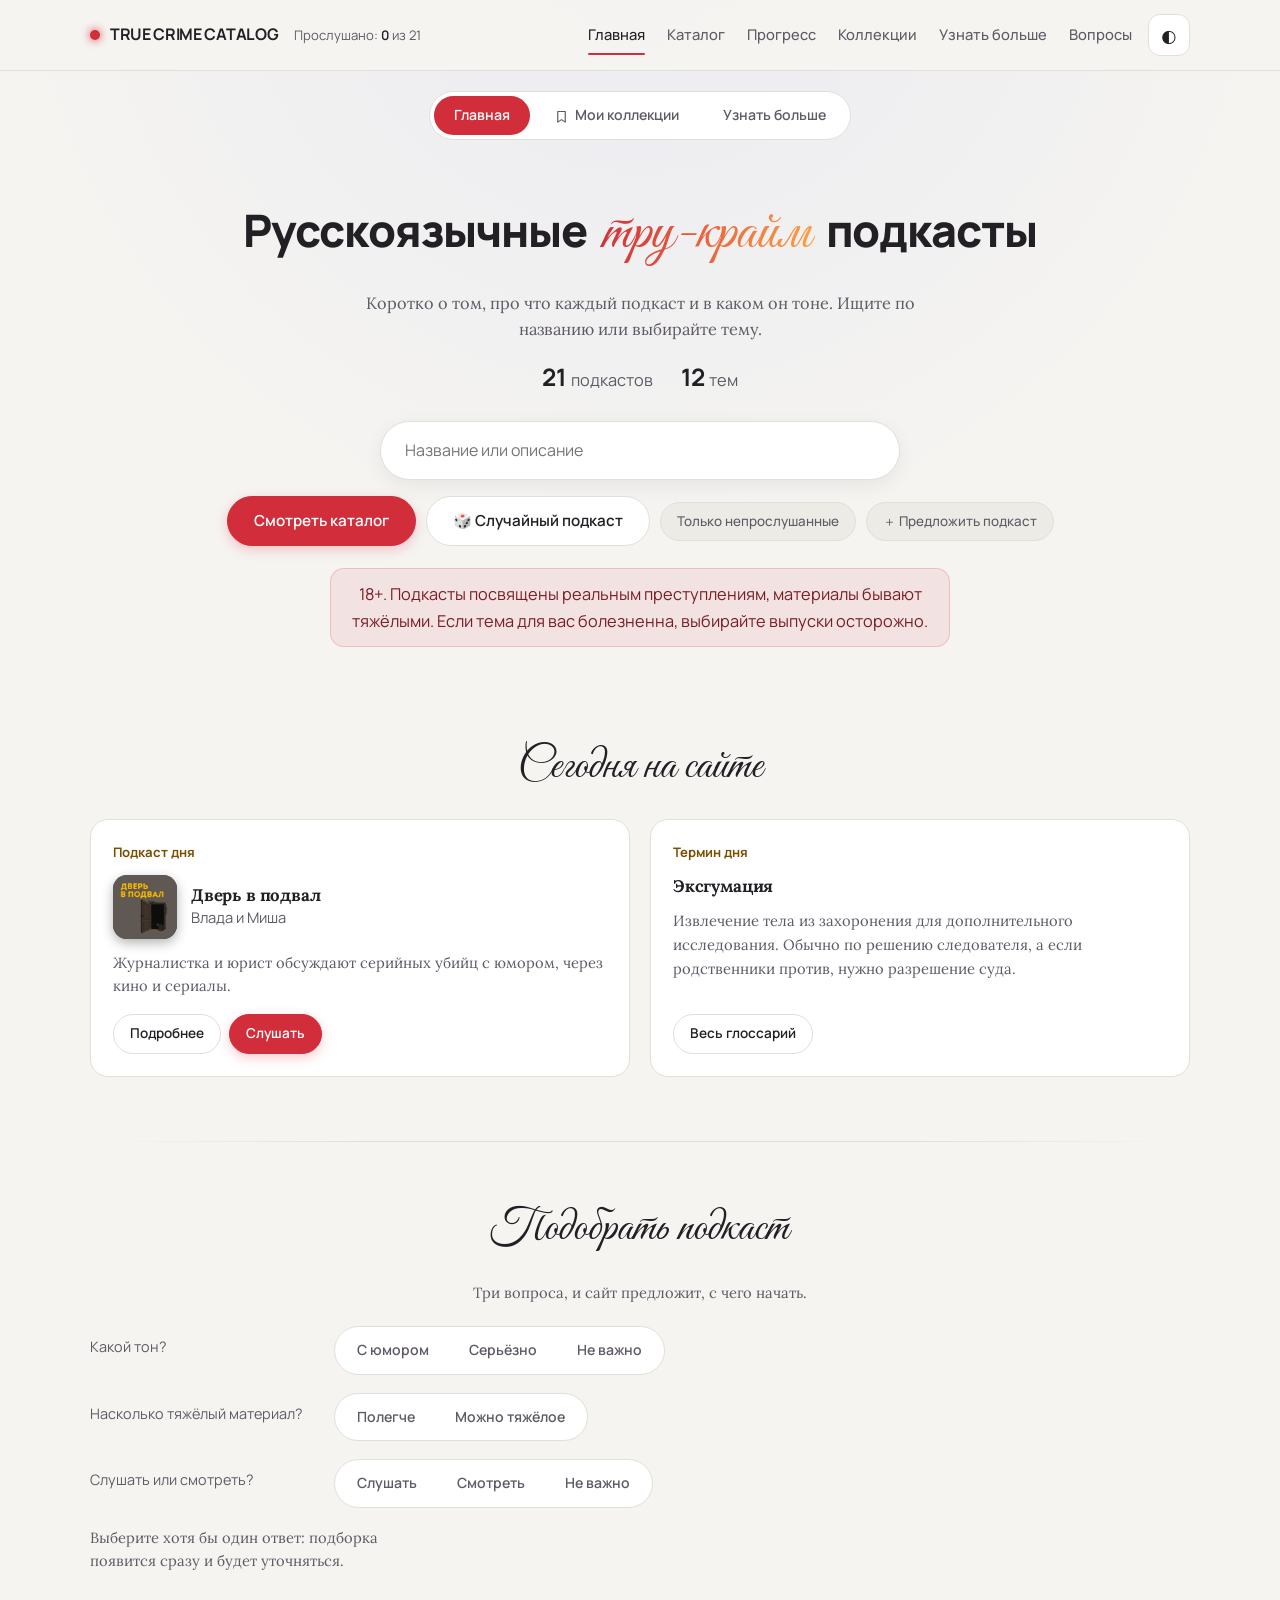
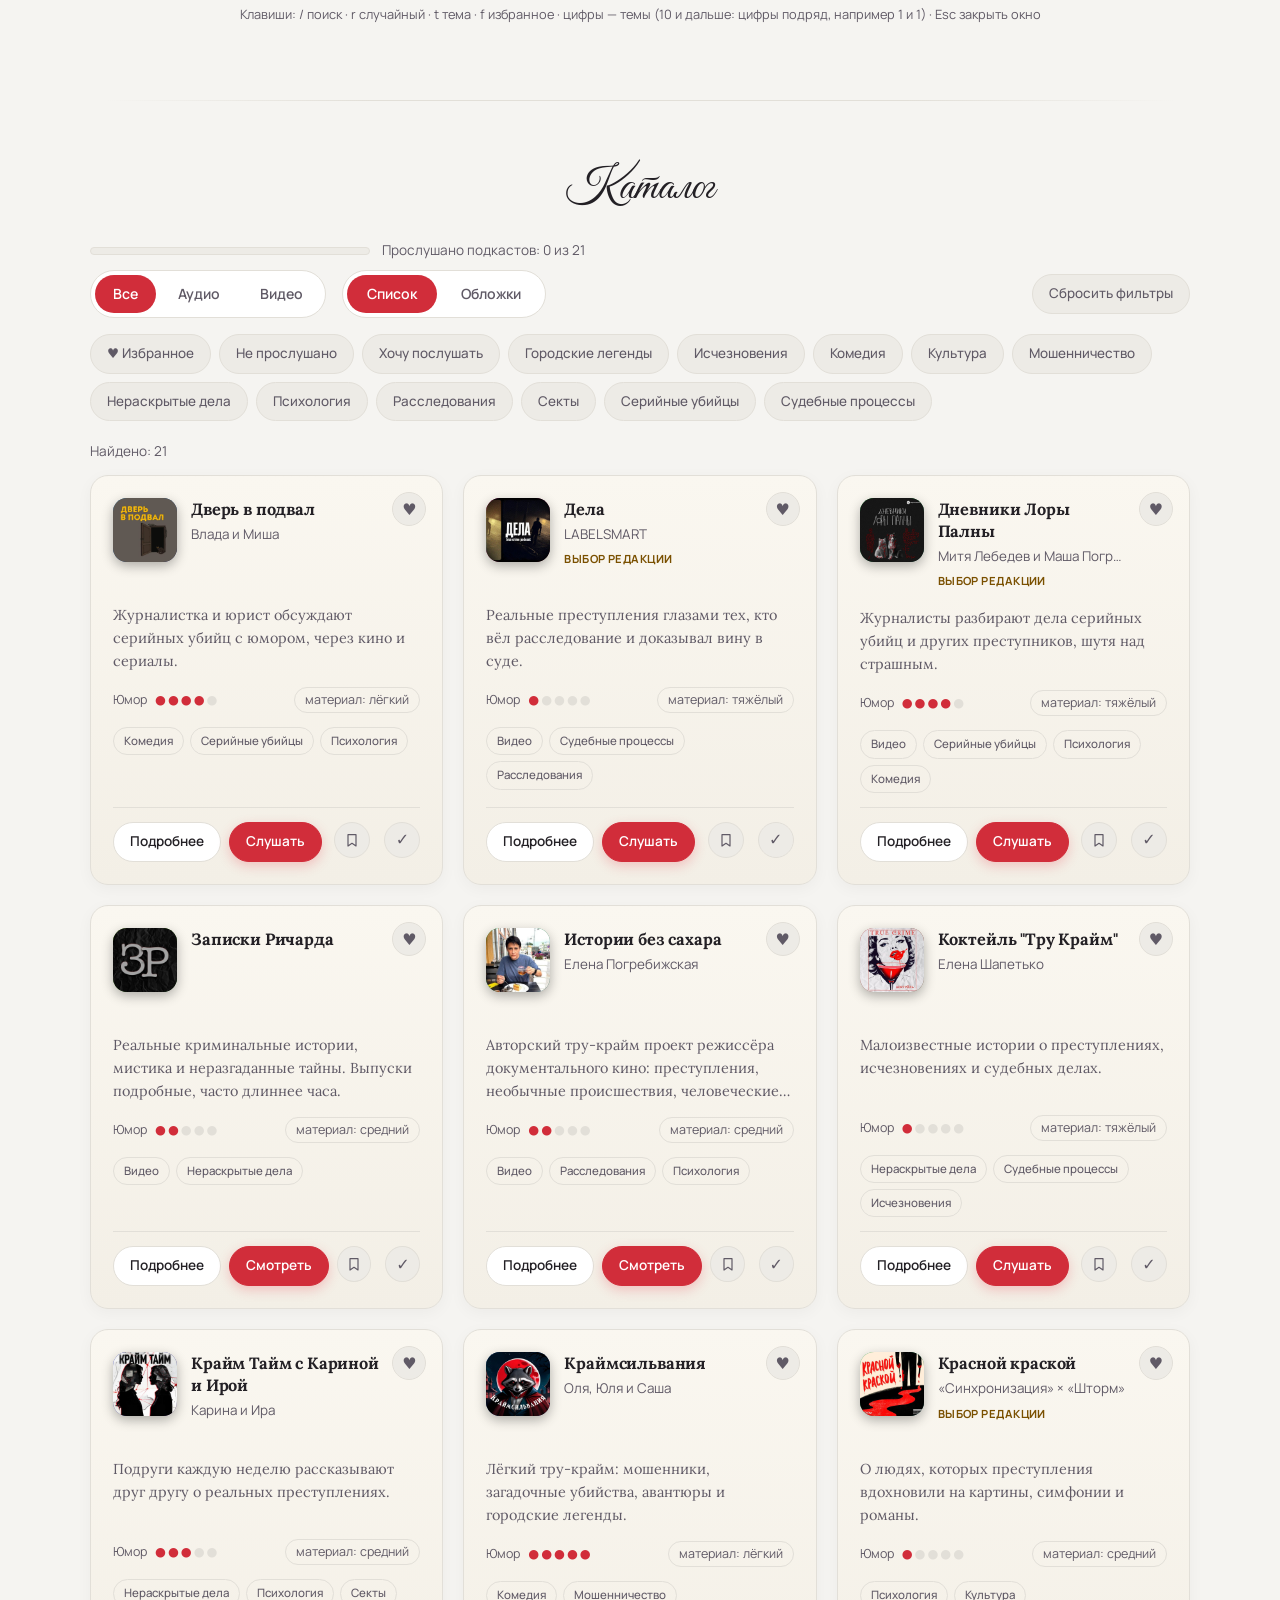
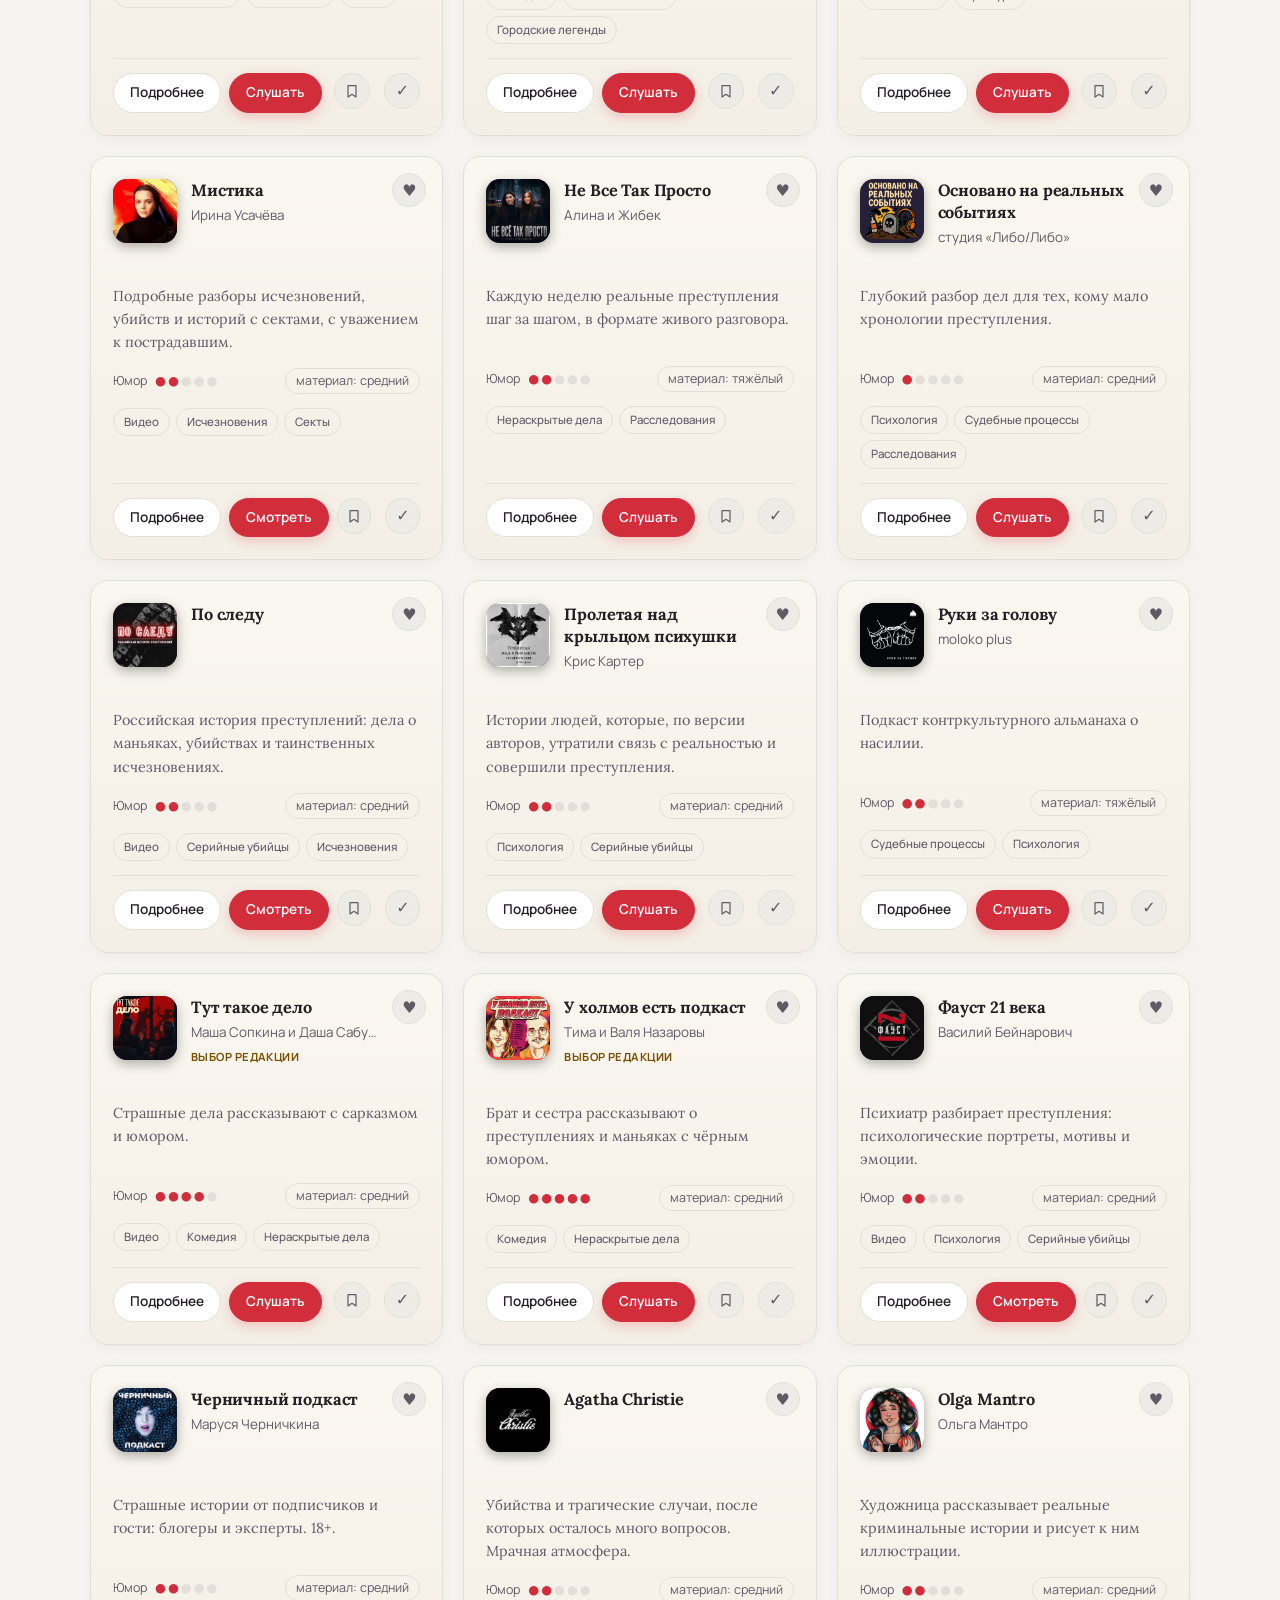
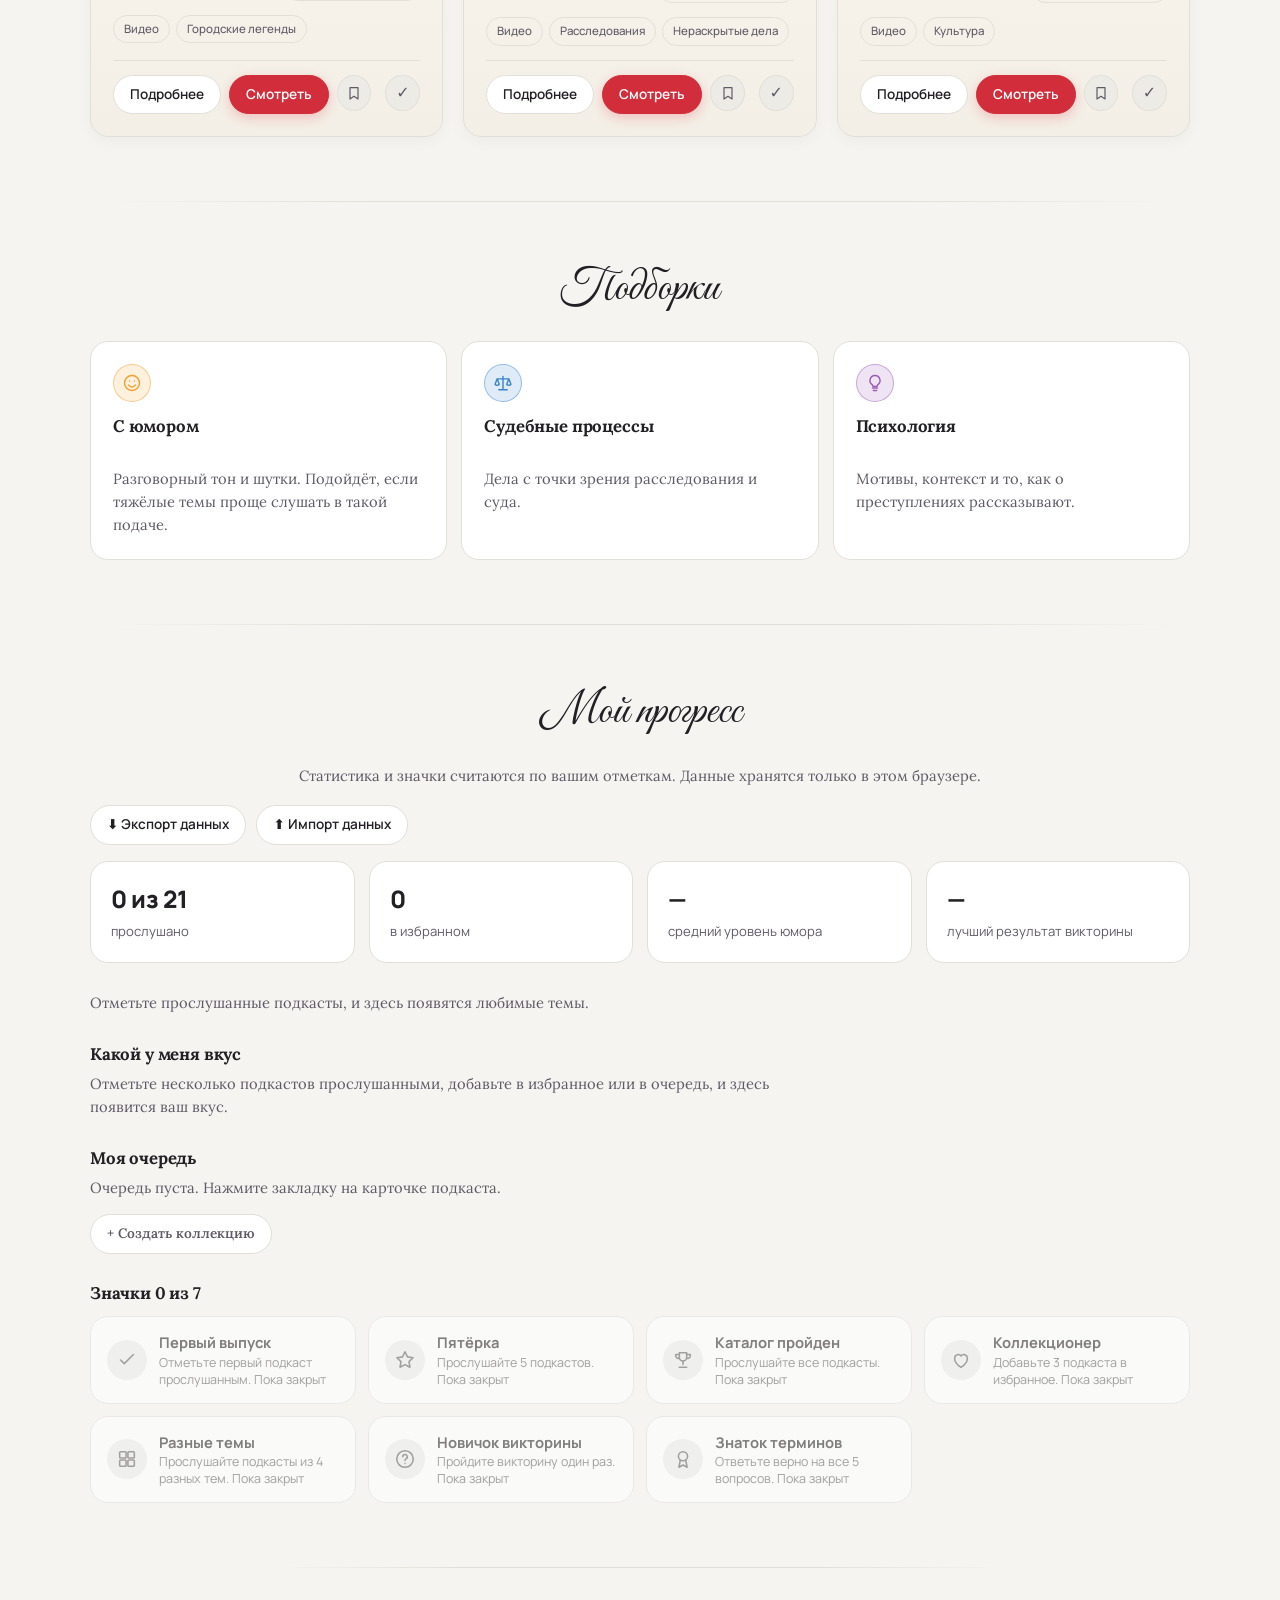
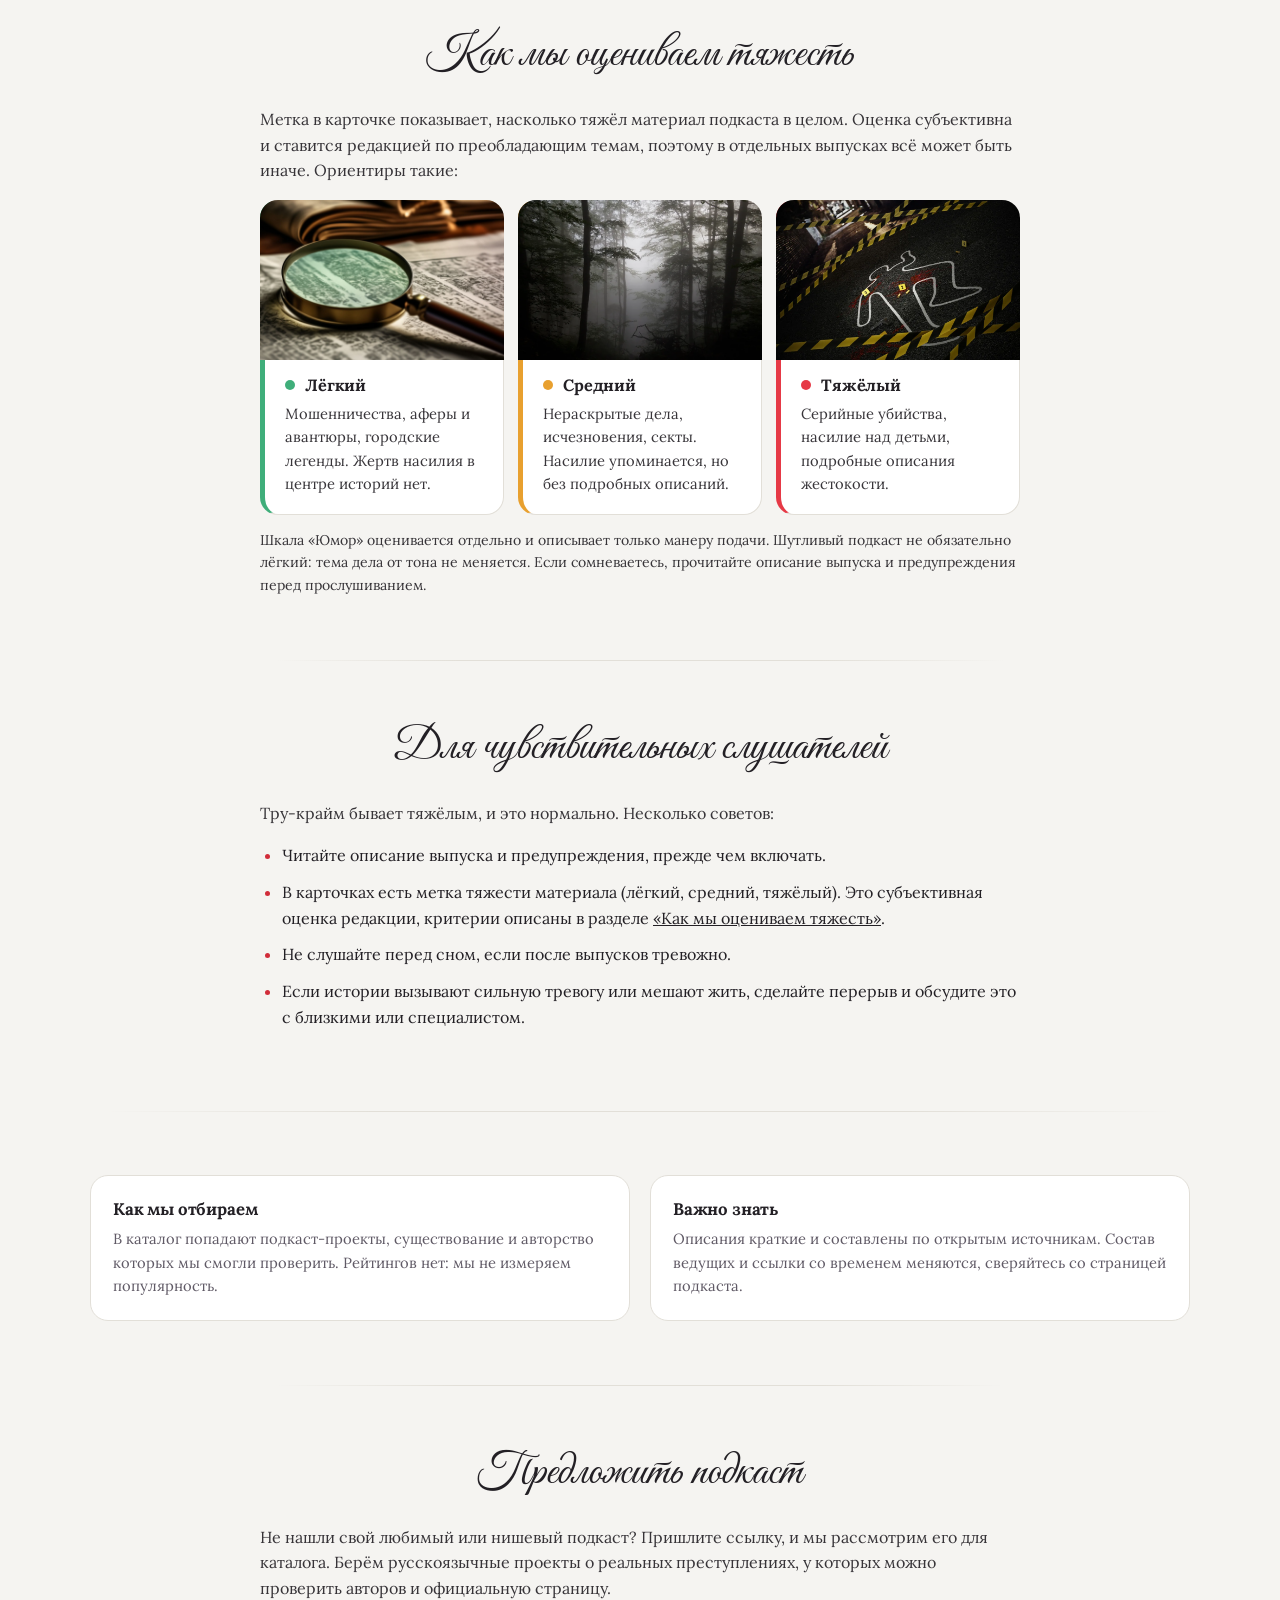
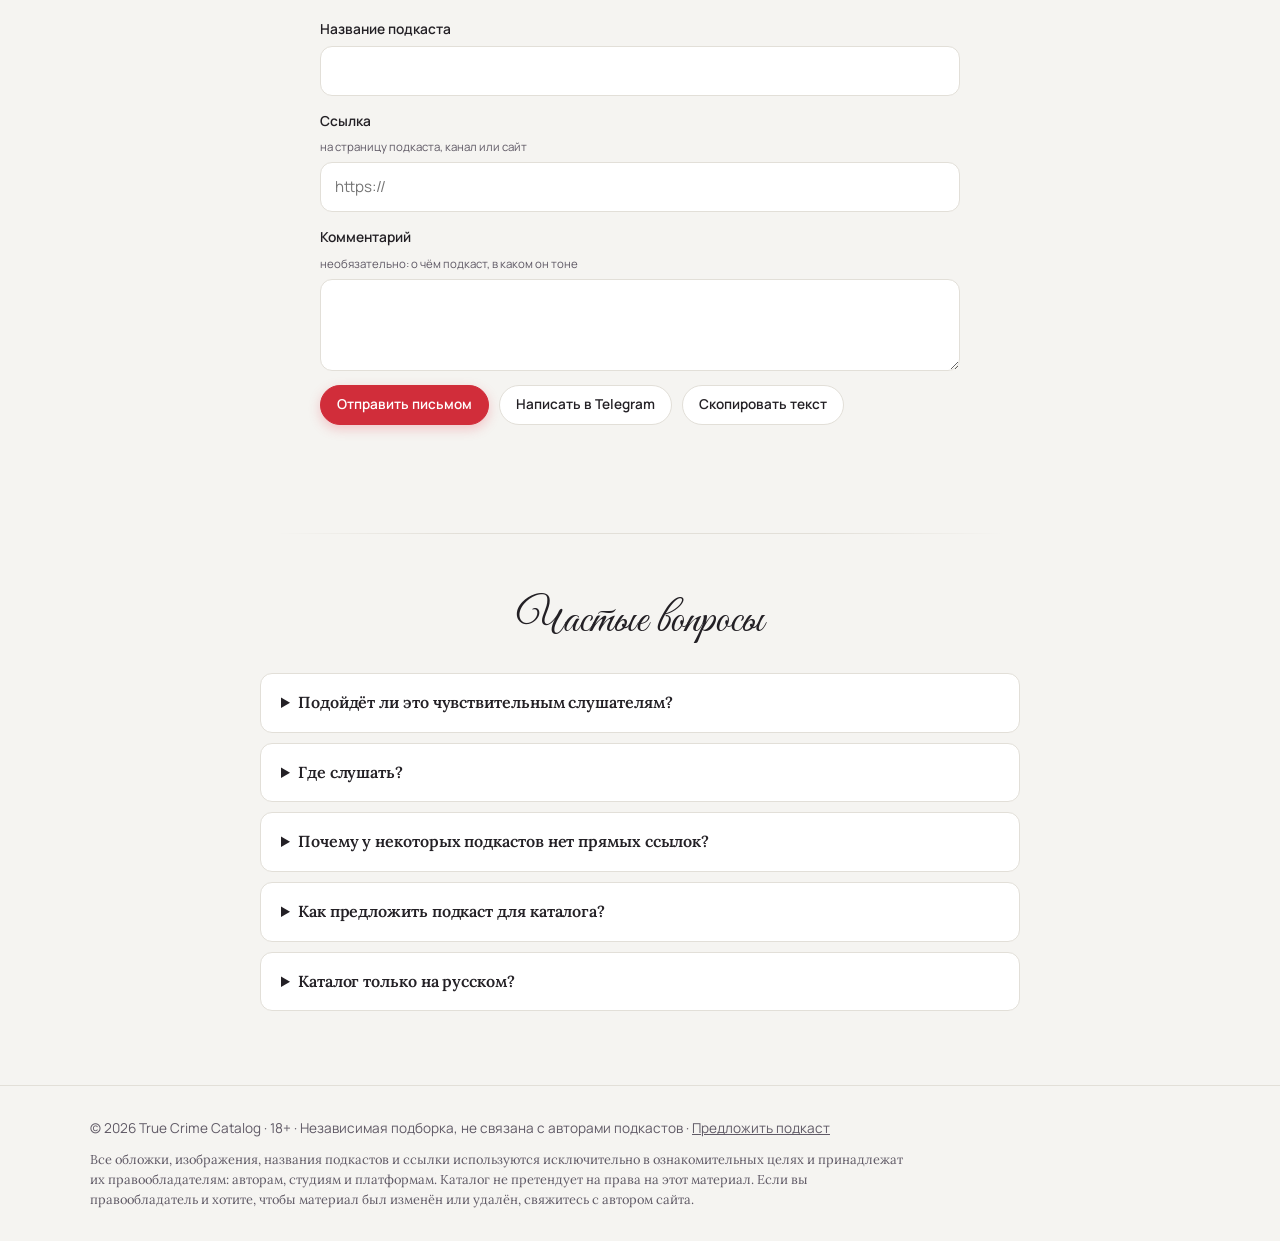
<file: index.html>
<!DOCTYPE html>
<html lang="ru">
<head>
  <link rel="stylesheet" href="style.css">
<meta charset="UTF-8">
<meta name="viewport" content="width=device-width, initial-scale=1">
<title>True Crime Catalog — русскоязычные тру-крайм подкасты</title>
<meta name="description" content="Каталог русскоязычных тру-крайм подкастов: о чём они и где искать.">
<meta name="theme-color" content="#0B0B0F">

<!-- Open Graph / Social Media -->
<meta property="og:type" content="website">
<meta property="og:title" content="True Crime Catalog — русскоязычные тру-крайм подкасты">
<meta property="og:description" content="Каталог русскоязычных тру-крайм подкастов: о чём они и где искать.">
<meta property="og:image" content="covers/og-preview.jpg">
<meta name="twitter:card" content="summary_large_image">

<link rel="icon" href="data:image/svg+xml,%3Csvg xmlns='http://www.w3.org/2000/svg' viewBox='0 0 32 32'%3E%3Ccircle cx='16' cy='16' r='11' fill='%23E63946'/%3E%3C/svg%3E">
<link rel="preconnect" href="https://fonts.googleapis.com">
<link rel="preconnect" href="https://fonts.gstatic.com" crossorigin>
<link href="https://fonts.googleapis.com/css2?family=Manrope:wght@400;500;600;700;800&family=Great+Vibes&family=Lora:wght@400;500;600;700&display=swap" rel="stylesheet">

</head>
<body data-view="podcasts">
<header class="header">
  <div class="container header__in">
    <a href="#top" class="logo"><span class="dot" aria-hidden="true"></span>True Crime Catalog</a>
    <p class="head-stats" id="headStats" aria-live="polite"></p>
    <nav class="nav" aria-label="Основная навигация">
      <a href="#top">Главная</a> <a href="#catalog">Каталог</a> <a href="#progress">Прогресс</a> <a href="#mine">Коллекции</a><a href="#learn">Узнать больше</a><a href="#faq">Вопросы</a>
    </nav>
    <button class="theme" id="theme" aria-label="Переключить светлую и тёмную тему">◐</button>
    <button class="burger" id="burger" aria-label="Открыть меню" aria-expanded="false" aria-controls="mmenu">☰</button>
  </div>
  <nav class="container mmenu" id="mmenu" aria-label="Мобильная навигация" inert>
    <a href="#catalog">Каталог</a><a href="#progress">Прогресс</a><a href="#faq">Вопросы</a><a href="#suggest">Предложить подкаст</a><a href="#mine">Мои коллекции</a><a href="#learn">Узнать больше</a><a href="#glossary">Глоссарий</a><a href="#quiz">Викторина</a><a href="#what">О жанре</a><a href="#history">История</a><a href="#media">Книги и кино</a><a href="#ethics">Этика жанра</a>
  </nav>
</header>
<nav class="subnav" id="subnav" aria-label="Разделы «Узнать больше»"><div class="container subnav__in"><a href="#what">О жанре</a><a href="#history">История</a><a href="#media">Книги и кино</a><a href="#glossary">Глоссарий</a><a href="#quiz">Викторина</a><a href="#ethics">Этика жанра</a></div></nav>

<main id="top">
<nav class="vsw" aria-label="Разделы сайта"><div class="vsw__in"><a href="#top" data-v="podcasts" aria-current="page">Главная</a><a href="#mine" data-v="mine"><svg class="vi" viewBox="0 0 24 24" aria-hidden="true"><path d="M6 4h12v17l-6-4-6 4z"/></svg>Мои коллекции</a><a href="#learn" data-v="learn">Узнать больше</a></div></nav>

<section class="hero container" data-view="podcasts">
  <h1>Русскоязычные <span class="grad">тру-крайм</span> подкасты</h1>
  <p>Коротко о том, про что каждый подкаст и в каком он тоне. Ищите по названию или выбирайте тему.</p>
  <p class="stats" id="stats"></p>
  <form class="search" role="search" onsubmit="return false">
    <input id="search" type="search" placeholder="Название или описание" aria-label="Поиск подкастов">
  </form>
  <div class="rnd-wrap">
    <a class="btn btn--p rnd" href="#catalog">Смотреть каталог</a>
    <button type="button" class="btn rnd" id="random">🎲 Случайный подкаст</button>
    <button type="button" class="chip" id="randomUnheard" aria-pressed="false">Только непрослушанные</button>
    <a class="chip" href="#suggest" id="suggestBtn">＋ Предложить подкаст</a>
    <button type="button" class="chip fl-toggle" id="flashToggle" aria-pressed="true">Фонарик: вкл</button>
  </div>
  <p class="note">18+. Подкасты посвящены реальным преступлениям, материалы бывают тяжёлыми. Если тема для вас болезненна, выбирайте выпуски осторожно.</p>
</section>

<section class="section container" id="today" data-view="podcasts">
  <h2>Сегодня на сайте</h2>
  <div class="cols" id="todayBox"></div>
</section>

<section class="section container" id="finder" data-view="podcasts">
  <h2>Подобрать подкаст</h2>
  <p class="gl-note">Три вопроса, и сайт предложит, с чего начать.</p>
  <div id="finderQ"></div>
  <div class="grid" id="finderRes"></div>
  <p class="kbd-hint">Клавиши: / поиск · r случайный · t тема · f избранное · цифры — темы (10 и дальше: цифры подряд, например 1 и 1) · Esc закрыть окно</p>
</section>

<section class="section container" id="catalog" data-view="podcasts">
  <h2>Каталог</h2>
  <div class="progress"><div class="pbar" id="pbar" role="progressbar" aria-label="Прослушано подкастов" aria-valuemin="0" aria-valuenow="0" aria-valuemax="10"><i id="pfill"></i></div><span id="ptext"></span></div>
  <div class="tabrow"><div class="tabs" role="group" aria-label="Формат подкастов"><button type="button" class="seg" data-fmt="all" aria-pressed="true">Все</button><button type="button" class="seg" data-fmt="audio" aria-pressed="false">Аудио</button><button type="button" class="seg" data-fmt="video" aria-pressed="false">Видео</button></div>
  <div class="tabs" role="tablist" aria-label="Вид каталога">
    <button class="tab" role="tab" id="tab-list" aria-selected="true" aria-controls="grid" data-tab="list">Список</button>
    <button class="tab" role="tab" id="tab-gallery" aria-selected="false" aria-controls="gallery" data-tab="gallery" tabindex="-1">Обложки</button>
  </div><button type="button" class="chip" id="resetAll">Сбросить фильтры</button></div>
  <div class="filters" id="tagFilters" role="group" aria-label="Фильтр по темам"></div>
  <p class="status" id="status" role="status"></p>
  <div class="grid" id="grid" role="tabpanel" aria-labelledby="tab-list"></div>
  <div class="gallery" id="gallery" role="tabpanel" aria-labelledby="tab-gallery" hidden></div>
</section>

<section class="section container" id="recent" data-view="podcasts" hidden>
  <h2>Недавно открывали</h2>
  <div class="recent-row" id="recentRow"></div>
</section>

<section class="section container" id="collections" data-view="podcasts">
  <h2>Подборки</h2>
  <div class="cols3">
    <button type="button" class="coll" data-collect="Комедия" style="--cc:#f0a030"><span class="cic"><svg class="ci" viewBox="0 0 24 24" aria-hidden="true"><circle cx="12" cy="12" r="9"/><path d="M8 14.5c1 1.5 2.5 2.2 4 2.2s3-.7 4-2.2M9 9.5v.01M15 9.5v.01"/></svg></span><h3>С юмором</h3><p>Разговорный тон и шутки. Подойдёт, если тяжёлые темы проще слушать в такой подаче.</p></button>
    <button type="button" class="coll" data-collect="Судебные процессы" style="--cc:#3a86c8"><span class="cic"><svg class="ci" viewBox="0 0 24 24" aria-hidden="true"><path d="M12 4v16M7 20h10M5 7h14M5 7 2.5 13.5a3 3 0 0 0 5 0L5 7zM19 7l-2.5 6.5a3 3 0 0 0 5 0L19 7z"/></svg></span><h3>Судебные процессы</h3><p>Дела с точки зрения расследования и суда.</p></button>
    <button type="button" class="coll" data-collect="Психология" style="--cc:#9b59b6"><span class="cic"><svg class="ci" viewBox="0 0 24 24" aria-hidden="true"><path d="M9 18h6M10 21h4M12 3a6 6 0 0 0-3.5 10.9c.6.5 1 1.2 1 2.1h5c0-.9.4-1.6 1-2.1A6 6 0 0 0 12 3z"/></svg></span><h3>Психология</h3><p>Мотивы, контекст и то, как о преступлениях рассказывают.</p></button>
  </div>
</section>

<section class="section container" id="progress" data-view="podcasts">
  <h2>Мой прогресс</h2> 
  <p class="gl-note">Статистика и значки считаются по вашим отметкам. Данные хранятся только в этом браузере.</p> <div class="data-io" style="margin-top:18px;display:flex;gap:10px;flex-wrap:wrap;align-items:center">
  <button type="button" class="btn" id="btnExport">⬇ Экспорт данных</button>
  <button type="button" class="btn" id="btnImport">⬆ Импорт данных</button>
  <input type="file" id="fileImport" accept=".json,application/json" hidden>
  <span id="ioStatus" role="status"></span>
</div>
  <div class="pstats" id="pstats"></div>
  <div id="ptags"></div>
  <h3 class="mt">Какой у меня вкус</h3>
  <div id="tasteBox"></div>
  <h3 class="mt">Моя очередь</h3>
  <div id="queueBox"></div>
  <p><a class="btn" href="#mycolls">+ Создать коллекцию</a></p>
  <h3 class="mt">Значки <span id="bcount"></span></h3>
  <div class="badges" id="badges"></div>
</section>

<section class="hero container" data-view="mine" id="mine">
  <h1>Мои <span class="grad">коллекции</span></h1>
  <p>Личные подборки вроде «Слушать в дороге» или «Перед сном». Видны только вам и хранятся в браузере.</p>
</section>

<section class="section container" id="mycolls" data-view="mine">
  <h2>Мои коллекции</h2>
  <p class="gl-note">Личные подборки вроде «Слушать в дороге» или «Перед сном». Видны только вам и хранятся в браузере.</p>
  <div class="cform" id="collForm" role="group" aria-label="Новая коллекция"><input id="collName" maxlength="40" placeholder="Название коллекции" aria-label="Название коллекции"><button type="button" id="collAdd" class="btn btn--p">+ Создать коллекцию</button></div>
  <div id="collList"></div>
</section>

<section class="hero container" data-view="learn" id="learn">
  <h1>Узнать <span class="grad">больше</span></h1>
  <p>Термины, викторина, история жанра, книги и правила этики. Всё, что помогает лучше понимать, о чём говорят подкасты.</p>
  <div class="qlinks"><a class="btn" href="#glossary">Глоссарий</a><a class="btn" href="#quiz">Викторина</a><a class="btn" href="#history">История жанра</a><a class="btn" href="#media">Книги и кино</a><a class="btn" href="#ethics">Этика жанра</a></div>
</section>

<section class="section container text" id="what" data-view="learn">
  <h2>Что такое true crime</h2>
  <p>True crime — документальный жанр о реальных преступлениях: убийствах, исчезновениях, мошенничестве, громких судебных делах. Авторы опираются на архивы, судебные материалы и журналистские расследования.</p>
  <p>Истории о настоящих преступлениях существовали задолго до подкастов: в книгах, газетах, на радио и телевидении. Подкаст «Serial» (2014) сделал именно этот формат массовым.</p>
  <h3>Почему такие истории привлекают</h3>
  <p>Исследователи называют несколько возможных причин: любопытство к опасности, которую можно изучать со стороны, желание понять мотивы людей, интерес к тому, как работает правосудие. Единого объяснения нет.</p>
</section>

<section class="section container" id="history" data-view="learn">
  <h2>История жанра</h2>
  <p class="gl-note">Короткая шкала: как истории о реальных преступлениях пришли в подкасты. Сначала общая картина, ниже — российский контекст.</p>
  <ol class="tl">
    <li data-era="XVIII–XIX века"><b>XVIII–XIX века</b><p>Сборники и газетные отчёты о громких процессах, например английский «Newgate Calendar». Читатели уже тогда интересовались реальными делами.</p></li>
    <li data-era="1930-е"><b>1930-е</b><p>Криминальные радиопередачи в США. Истории о преступлениях впервые звучат в эфире.</p></li>
    <li data-era="1966"><b>1966</b><p>Выходит «Хладнокровное убийство» Трумена Капоте. Документальный роман задаёт образец для книг жанра.</p></li>
    <li data-era="1987–1988"><b>1987–1988</b><p>На американском ТВ появляется «Unsolved Mysteries», а фильм «Тонкая голубая линия» показывает, что документалистика может повлиять на судьбу осуждённого.</p></li>
    <li data-era="2014"><b>2014</b><p>Подкаст «Serial» делает формат массовым: один случай рассказывают на протяжении всего сезона.</p></li>
    <li data-era="2015–2016"><b>2015–2016</b><p>Выходят сериал «Making a Murderer» и подкаст «My Favorite Murder». Жанр делится на документальные расследования и разговорные подкасты с юмором.</p></li>
    <li data-era="Сегодня"><b>Сегодня</b><p>Русскоязычные тру-крайм подкасты становятся заметным направлением: от судебных разборов до разговорных выпусков. Именно их собирает этот каталог.</p></li>
  </ol>
  <h3 class="mt tl-sub">В России и русскоязычном пространстве</h3>
  <p class="gl-note">У нас жанр шёл своим путём: от судебной хроники и советских детективов к телепередачам и подкастам.</p>
  <ol class="tl">
    <li data-era="1860-е"><b>1860-е</b><p>Судебная реформа 1864 года вводит открытые заседания и суд присяжных. Газеты начинают публиковать судебные отчёты, а публичные процессы становятся темой для чтения и споров. Известным судебным оратором того времени был Анатолий Кони.</p></li>
    <li data-era="1971"><b>1971</b><p>На экраны выходит «Следствие ведут ЗнаТоКи»: вымышленные дела, но формат милицейского расследования надолго становится для зрителей образцом. Майора Томина играет Леонид Каневский.</p></li>
    <li data-era="Конец 1980-х — 1990-е"><b>Конец 1980-х — 1990-е</b><p>В годы гласности о преступлениях начинают говорить открыто, в том числе о серийных убийцах: громким делом стало дело Андрея Чикатило, арестованного в 1990 году. Криминальная хроника переходит на телевидение, а в 1990-е появляются целые рубрики и передачи о преступности.</p></li>
    <li data-era="1995"><b>1995</b><p>Начинает выходить документальный цикл «Криминальная Россия» Давида Гамбурга. Он почти двадцать лет остаётся на экранах и формирует образ «лихих девяностых».</p></li>
    <li data-era="2006"><b>2006</b><p>На НТВ стартует «Следствие вели…» с Леонидом Каневским: документальные истории о громких делах советской эпохи в формате расследования.</p></li>
    <li data-era="Конец 2010-х — сегодня"><b>Конец 2010-х — сегодня</b><p>Тру-крайм приходит в русскоязычные подкасты: появляются проекты с разным тоном, от судебных разборов до разговорных выпусков с юмором. Многие из них собраны в нашем <a href="#catalog" style="text-decoration:underline">каталоге</a>.</p></li>
  </ol>
  <p class="gl-note"><a href="#media" style="text-decoration:underline">Что почитать и посмотреть</a></p>
</section>

<section class="section container" id="media" data-view="learn">
  <h2>Книги и документальные фильмы</h2>
  <p class="gl-note">Подборка для знакомства с жанром, это не рейтинг. Метки тяжести субъективны, как и в карточках подкастов; <a href="#severity" style="text-decoration:underline">критерии оценки</a>.</p>
  <h3>Книги</h3>
  <div class="gl-list"><article class="gl-item bk"><div class="bk-ph" data-n="2"><img class="on" src="images/img-01.jpg" alt="Обложка книги: Хладнокровное убийство"><img src="images/img-02.jpg" alt=""></div><div class="bk-tx"><h3>«Хладнокровное убийство»</h3><p>Трумен Капоте, 1966. Документальный роман об убийстве семьи в американской глубинке. С этой книги часто отсчитывают современный true crime.</p><span class="tag">Книга · материал: тяжёлый</span></div></article><article class="gl-item bk"><div class="bk-ph" data-n="2"><img class="on" src="images/img-03.jpg" alt="Обложка книги: Mindhunter. Охотник за разумом"><img src="images/img-04.jpg" alt=""></div><div class="bk-tx"><h3>«Mindhunter. Охотник за разумом»</h3><p>Джон Дуглас и Марк Олшейкер, 1995. Воспоминания сотрудника ФБР, одного из создателей криминального профилирования.</p><span class="tag">Книга · материал: тяжёлый</span></div></article><article class="gl-item bk"><div class="bk-ph" data-n="2"><img class="on" src="images/img-05.jpg" alt="Обложка книги: Дьявол в Белом городе"><img src="images/img-06.jpg" alt=""></div><div class="bk-tx"><h3>«Дьявол в Белом городе»</h3><p>Эрик Ларсон, 2003. История Всемирной выставки 1893 года в Чикаго и серийного убийцы, действовавшего в те же годы.</p><span class="tag">Книга · материал: средний</span></div></article><article class="gl-item bk"><div class="bk-ph"><img class="on" src="images/img-07.jpg" alt="Обложка книги: Записки следователя"></div><div class="bk-tx"><h3>«Записки следователя»</h3><p>Лев Шейнин. Рассказы советского следователя о реальных делах. Читать стоит с поправкой на эпоху, в которую они написаны.</p><span class="tag">Книга · материал: лёгкий</span></div></article></div>
  <h3 class="mt tl-sub">Русскоязычные книги</h3>
  <div class="gl-list"><article class="gl-item bk"><div class="bk-ph" data-n="3"><img class="on" src="images/img-08.jpg" alt="Обложка книги: Безлюдное место"><img src="images/img-09.jpg" alt=""><img src="images/img-10.jpg" alt=""></div><div class="bk-tx"><h3>«Безлюдное место. Как ловят маньяков в России»</h3><p>Саша Сулим, 2023. Журналистка рассказывает, как в России расследуют дела серийных убийц; в центре книги история ангарского маньяка Попкова.</p><span class="tag">Книга · материал: тяжёлый</span></div></article><article class="gl-item bk"><div class="bk-ph" data-n="3"><img class="on" src="images/img-11.jpg" alt="Обложка книги: Копейский маньяк"><img src="images/img-12.jpg" alt=""><img src="images/img-13.jpg" alt=""></div><div class="bk-tx"><h3>«Копейский маньяк»</h3><p>Алексей Решетун, 2025. Судмедэксперт разбирает дело Вячеслава Яикова: как быть с преступником, который не осознавал своих поступков из-за болезни.</p><span class="tag">Книга · материал: тяжёлый</span></div></article><article class="gl-item bk"><div class="bk-ph" data-n="3"><img class="on" src="images/img-14.jpg" alt="Обложка книги: Я иду искать"><img src="images/img-15.jpg" alt=""><img src="images/img-16.jpg" alt=""></div><div class="bk-tx"><h3>«Я иду искать»</h3><p>Ева Меркачёва, 2025. Подлинные истории о российских маньяках, рассказанные журналисткой.</p><span class="tag">Книга · материал: тяжёлый</span></div></article><article class="gl-item bk"><div class="bk-ph" data-n="3"><img class="on" src="images/img-17.jpg" alt="Обложка книги: Криминал Арт. 10 жутких историй"><img src="images/img-18.jpg" alt=""><img src="images/img-19.jpg" alt=""></div><div class="bk-tx"><h3>«Криминал Арт. 10 жутких историй, произошедших на самом деле»</h3><p>Ольга Мантро, 2023. Книга по мотивам её видеоформата, где реальные истории сопровождаются рисунками.</p><span class="tag">Книга · материал: средний</span></div></article></div>
  <h3 class="mt tl-sub">Российские фильмы и передачи</h3>
  <div class="gl-list"><article class="gl-item bk"><div class="bk-ph" data-n="2"><img class="on" src="images/img-20.jpg" alt="Постер передачи: Криминальная Россия"><img src="images/img-21.jpg" alt=""></div><div class="bk-tx"><h3>«Криминальная Россия»</h3><p>Давид Гамбург, с 1995 года. Документальный цикл о преступности 1990-х, на котором выросло целое поколение зрителей.</p><span class="tag">Документальный цикл · материал: тяжёлый</span></div></article><article class="gl-item bk"><div class="bk-ph" data-n="2"><img class="on" src="images/img-22.jpg" alt="Заставка передачи: Следствие вели"><img src="images/img-23.jpg" alt=""></div><div class="bk-tx"><h3>«Следствие вели…»</h3><p>НТВ, с 2006 года. Телепередача о громких делах в формате расследования, с инсценировками и Леонидом Каневским в роли ведущего.</p><span class="tag">Телепередача · материал: средний</span></div></article><article class="gl-item bk"><div class="bk-ph" data-n="2"><img class="on" src="images/img-24.jpg" alt="Кадр из сериала: Следствие ведут знатоки"><img src="images/img-25.jpg" alt=""></div><div class="bk-tx"><h3>«Следствие ведут ЗнаТоКи»</h3><p>СССР, с 1971 года. Это вымышленные дела, а не документалистика, но этот сериал сформировал образ милицейского расследования.</p><span class="tag">Сериал (художественный) · материал: лёгкий</span></div></article><article class="gl-item bk"><div class="bk-ph" data-n="2"><img class="on" src="images/img-26.jpg" alt="Заставка цикла: Легенды советского сыска"><img src="images/img-27.jpg" alt=""></div><div class="bk-tx"><h3>«Легенды советского сыска»</h3><p>Телеканал «Звезда», 2011. Цикл документальных фильмов о знаменитых уголовных делах советской эпохи: о преступниках и о сыщиках, которые их искали, и о том, как работали следователи без современных технологий.</p><span class="tag">Документальный цикл · материал: средний</span></div></article></div>
</section>

<section class="section container" id="glossary" data-view="learn">
  <h2>Глоссарий для новичков</h2>
  <p class="gl-note">Слова, которые часто звучат в подкастах. Объяснения упрощены и не заменяют юридическую консультацию. За основу взято российское право, в других странах правила могут отличаться.</p>
  <p class="gl-note" id="glSlangNote" hidden>Это разговорные слова и жаргон, а не юридические термины: в протоколах и приговорах их не используют.</p>
  <div class="tabs" role="tablist" aria-label="Раздел глоссария">
    <button type="button" class="gtab" role="tab" id="gtab-terms" aria-selected="true" aria-controls="glList" data-g="terms">Термины</button>
    <button type="button" class="gtab" role="tab" id="gtab-slang" aria-selected="false" aria-controls="glList" data-g="slang" tabindex="-1">Сленг подкастов</button>
  </div>
  <div class="gl-bar">
    <form class="gl-search" role="search" onsubmit="return false"><input id="glSearch" type="search" placeholder="Найти слово" aria-label="Поиск по глоссарию"></form>
    <div class="filters gl-chips" id="glChips" role="group" aria-label="Фильтр по группам"></div>
  </div>
  <p class="status" id="glStatus" role="status"></p>
  <div class="gl-list" id="glList" role="tabpanel" aria-labelledby="gtab-terms"></div>
</section>

<section class="section container" id="quiz" data-view="learn">
  <h2>Викторина</h2>
  <p class="gl-note">Ситуации, в которых нужно выбрать выход (а иногда идеального выхода нет), мифы и факты по терминам из глоссария. Зубрить определения не нужно, важно понимать, как всё работает.</p>
  <div class="qbox" id="quiz-box"></div>
</section>

<section class="section container text" id="severity" data-view="podcasts">
  <h2>Как мы оцениваем тяжесть</h2>
  <p>Метка в карточке показывает, насколько тяжёл материал подкаста в целом. Оценка субъективна и ставится редакцией по преобладающим темам, поэтому в отдельных выпусках всё может быть иначе. Ориентиры такие:</p>
  <div class="sev-list">
    <article class="sev" style="--sc:#3fae7a"><img class="sev-ph" src="images/severity/light.jpg" alt="Лёгкий уровень тяжести — спокойная иллюстрация" loading="lazy"><h3>Лёгкий</h3><p>Мошенничества, аферы и авантюры, городские легенды. Жертв насилия в центре историй нет.</p></article>
    <article class="sev" style="--sc:#e8a02f"><img class="sev-ph" src="images/severity/medium.jpg" alt="Средний уровень тяжести — тревожная иллюстрация" loading="lazy"><h3>Средний</h3><p>Нераскрытые дела, исчезновения, секты. Насилие упоминается, но без подробных описаний.</p></article>
    <article class="sev" style="--sc:#E63946"><img class="sev-ph" src="images/severity/heavy.jpg" alt="Тяжёлый уровень тяжести — мрачная иллюстрация" loading="lazy"><h3>Тяжёлый</h3><p>Серийные убийства, насилие над детьми, подробные описания жестокости.</p></article>
  </div>
  <p class="sev-note">Шкала «Юмор» оценивается отдельно и описывает только манеру подачи. Шутливый подкаст не обязательно лёгкий: тема дела от тона не меняется. Если сомневаетесь, прочитайте описание выпуска и предупреждения перед прослушиванием.</p>
</section>

<section class="section container text" id="care" data-view="podcasts">
  <h2>Для чувствительных слушателей</h2>
  <p>Тру-крайм бывает тяжёлым, и это нормально. Несколько советов:</p>
  <ul>
    <li>Читайте описание выпуска и предупреждения, прежде чем включать.</li>
    <li>В карточках есть метка тяжести материала (лёгкий, средний, тяжёлый). Это субъективная оценка редакции, критерии описаны в разделе <a href="#severity" style="text-decoration:underline">«Как мы оцениваем тяжесть»</a>.</li>
    <li>Не слушайте перед сном, если после выпусков тревожно.</li>
    <li>Если истории вызывают сильную тревогу или мешают жить, сделайте перерыв и обсудите это с близкими или специалистом.</li>
  </ul>
</section>

<section class="section container" id="ethics" data-view="learn">
  <h2>Этика жанра</h2>
  <p class="gl-note">Несколько правил, которые помогают слушать и обсуждать реальные дела уважительно.</p>
  <div class="gl-list">
    <article class="gl-item"><h3>Помните о людях за делом</h3><p>За каждым делом стоят пострадавшие и их близкие. О преступлении можно рассказывать без смакования подробностей, из-за которых трагедия превращается в развлечение.</p></article>
    <article class="gl-item"><h3>Версия — не факт</h3><p>Подозреваемый, обвиняемый и осуждённый — разные статусы. Пока приговор не вступил в силу, человек считается невиновным, а подкаст не заменяет суд.</p></article>
    <article class="gl-item"><h3>Не ведите расследование сами</h3><p>Не разыскивайте участников дела, не выкладывайте адреса и фото, не обвиняйте людей в комментариях. Догадки слушателей уже приводили к травле невиновных.</p></article>
    <article class="gl-item"><h3>Проверяйте источники</h3><p>Подкаст — это пересказ автора, а не документ. Сверяйтесь с судебными решениями и материалами СМИ: ведущие могут ошибаться, а дело с тех пор могли пересмотреть.</p></article>
    <article class="gl-item"><h3>Смотрите, над чем шутят</h3><p>Юмор в жанре спорный. Шутки над собственной реакцией ведущих и над страданиями людей — разные вещи. Если второе вам неприятно, выбирайте подкасты с серьёзным тоном.</p></article>
    <article class="gl-item"><h3>Берегите себя</h3><p>Если выпуски вызывают тревогу, сделайте паузу. Подробнее в разделе <a href="#care" style="text-decoration:underline">«Для чувствительных слушателей»</a>.</p></article>
  </div>
</section>

<section class="section container" id="about" data-view="podcasts">
  <div class="cols">
    <div class="box"><h3>Как мы отбираем</h3><p>В каталог попадают подкаст-проекты, существование и авторство которых мы смогли проверить. Рейтингов нет: мы не измеряем популярность.</p></div>
    <div class="box"><h3>Важно знать</h3><p>Описания краткие и составлены по открытым источникам. Состав ведущих и ссылки со временем меняются, сверяйтесь со страницей подкаста.</p></div>
  </div>
</section>

<section class="section container text" id="suggest" data-view="podcasts">
  <h2>Предложить подкаст</h2>
  <p>Не нашли свой любимый или нишевый подкаст? Пришлите ссылку, и мы рассмотрим его для каталога. Берём русскоязычные проекты о реальных преступлениях, у которых можно проверить авторов и официальную страницу.</p>
  <form class="sg" id="suggestForm" novalidate>
    <label>Название подкаста <input id="sgName" name="name" type="text" maxlength="120" required autocomplete="off"></label>
    <label>Ссылка <small>на страницу подкаста, канал или сайт</small><input id="sgUrl" name="url" type="url" inputmode="url" maxlength="300" placeholder="https://" required autocomplete="off"></label>
    <label>Комментарий <small>необязательно: о чём подкаст, в каком он тоне</small><textarea id="sgNote" name="note" maxlength="600"></textarea></label>
    <input type="checkbox" name="botcheck" tabindex="-1" autocomplete="off" aria-hidden="true" style="position:absolute;left:-9999px;opacity:0">
    <div class="sg-act">
      <button type="submit" class="btn btn--p" id="sgMail">Отправить письмом</button>
      <a class="btn" id="sgTg" href="#" target="_blank" rel="noopener" hidden>Написать в Telegram</a>
      <button type="button" class="btn" id="sgCopy">Скопировать текст</button>
    </div>
    <p class="sg-st" id="sgStatus" role="status" aria-live="polite"></p>
    <p class="sg-priv"></p>
  </form>
</section>

<section class="section container text" id="faq" data-view="podcasts">
  <h2>Частые вопросы</h2>
  <details><summary>Подойдёт ли это чувствительным слушателям?</summary><div>Многие выпуски описывают насилие. Смотрите описание и предупреждения к эпизоду, а при тяжёлом самочувствии делайте паузу или выбирайте другую тему.</div></details>
  <details><summary>Где слушать?</summary><div>Подкасты обычно выходят в Apple Podcasts, на YouTube, в Яндекс Музыке, VK, Podcast.ru и других приложениях. В карточке есть ссылка на официальную страницу или поиск по названию.</div></details>
  <details><summary>Почему у некоторых подкастов нет прямых ссылок?</summary><div>Мы добавляем только ссылки, которые проверили. Для остальных работает поиск по названию.</div></details>
  <details><summary>Как предложить подкаст для каталога?</summary><div>Заполните форму в разделе <a href="#suggest" style="text-decoration:underline">«Предложить подкаст»</a>: нужны название и ссылка. Мы проверим авторов и страницу и решим, добавлять ли проект.</div></details>
  <details><summary>Каталог только на русском?</summary><div>Да, в нём русскоязычные проекты.</div></details>
</section>
</main>

<footer class="footer"><div class="container">© <span id="year"></span> True Crime Catalog · 18+ · Независимая подборка, не связана с авторами подкастов · <a href="#suggest" style="text-decoration:underline">Предложить подкаст</a><p class="disc">Все обложки, изображения, названия подкастов и ссылки используются исключительно в ознакомительных целях и принадлежат их правообладателям: авторам, студиям и платформам. Каталог не претендует на права на этот материал. Если вы правообладатель и хотите, чтобы материал был изменён или удалён, свяжитесь с автором сайта.</p></div></footer>

<div class="modal" id="modal" role="dialog" aria-modal="true" aria-labelledby="mtitle"><div class="mbox" id="mbox"></div></div>

<button type="button" class="to-top" id="toTop" aria-label="Наверх" title="Наверх"><svg viewBox="0 0 24 24" aria-hidden="true"><path d="M12 19V5M5 12l7-7 7 7"/></svg></button>







  <script src="main.js"></script>
</body>
</html>
</file>
<file: style.css>
:root{
  --bg:#0B0B0F;
  --soft:#131219;
  --card:#131219;
  --card2:#1A1924;
  --bd:#242230;
  --bd-hover:rgba(230,57,70,0.4);
  --tx:#F5F5F7;
  --mu:#A2A2B8;
  --ac:#E63946;
  --r:18px;
  --t:220ms ease;
  --sans:"Manrope",system-ui,-apple-system,"Segoe UI",Roboto,Arial,sans-serif;
  --display:"Manrope",system-ui,-apple-system,"Segoe UI",Roboto,Arial,sans-serif;
}
*,*::before,*::after{box-sizing:border-box}
html{scroll-behavior:smooth}
body{
  margin:0;font-family:var(--sans);font-weight:400;color:var(--tx);line-height:1.6;overflow-x:hidden;
  background-color:var(--bg);
  background-image:
    radial-gradient(circle at 50% 0%, rgba(230,57,70,.12), transparent 50%),
    radial-gradient(circle at 85% 30%, rgba(138,43,226,.08), transparent 45%),
    radial-gradient(circle at 10% 70%, rgba(230,57,70,.06), transparent 50%);
  background-attachment:fixed;
}
h1,h2{font-family:var(--display);font-weight:800;line-height:1.15;margin:0 0 .6em;letter-spacing:-.025em}
h1{font-size:clamp(1.8rem,4.5vw,2.8rem)}
h2{font-size:clamp(1.4rem,3vw,2rem)}
h3{font-family:var(--sans);font-weight:700;font-size:1.05rem;line-height:1.35;margin:0 0 .4em;letter-spacing:-.01em}
p{margin:0 0 1em;color:var(--mu)}
a{color:inherit;text-decoration:none}
button{font:inherit;color:inherit}
:focus-visible{outline:2px solid var(--ac);outline-offset:3px;border-radius:6px}
.container{width:min(1100px,100% - 32px);margin-inline:auto}
.header{position:sticky;top:0;z-index:50;background:rgba(11,11,15,.88);backdrop-filter:blur(16px);border-bottom:1px solid var(--bd)}
.header__in{display:flex;align-items:center;gap:16px;padding:14px 0}
.logo{font-family:var(--display);font-weight:700;display:flex;align-items:center;gap:10px;font-size:1rem;letter-spacing:-.02em;text-transform:uppercase}
.dot{width:10px;height:10px;border-radius:50%;background:var(--ac);box-shadow:0 0 10px var(--ac)}
.head-stats{margin:0;font-size:.82rem;color:var(--mu);white-space:nowrap}
.head-stats b{color:var(--tx);font-weight:600}
@media(max-width:560px){.head-stats{display:none}}
.nav{display:none;margin-left:auto;gap:22px}
.nav a{color:var(--mu);font-size:.92rem;font-weight:500;transition:color var(--t)}.nav a:hover{color:var(--tx)}
.burger{margin-left:auto;width:42px;height:42px;border-radius:12px;background:var(--card);border:1px solid var(--bd);cursor:pointer}
.mmenu{display:none;flex-direction:column;padding-bottom:12px}
.mmenu.open{display:flex}
.mmenu a{padding:12px 4px;color:var(--mu);border-bottom:1px solid var(--bd)}
@media(min-width:900px){.nav{display:flex}.burger{display:none}.mmenu{display:none!important}}

/* ── Hero ── */
.hero{padding:64px 0 32px;text-align:center;position:relative;isolation:isolate}
.hero p{max-width:620px;margin-inline:auto;font-size:1.02rem}
.hero::before{content:"";position:absolute;inset:-40px 0 auto;height:360px;z-index:-1;background:radial-gradient(600px 250px at 50% 30%,rgba(230,57,70,.18),transparent 70%);animation:drift 12s ease-in-out infinite alternate}
@keyframes drift{to{transform:translateY(20px) scale(1.05)}}

.note{max-width:580px;margin:22px auto 0;padding:12px 18px;border-radius:14px;font-size:.85rem;color:#ffb8c0;background:rgba(230,57,70,.08);border:1px solid rgba(230,57,70,.25)}
.search{max-width:520px;margin:24px auto 0;padding:6px;background:var(--card);border:1px solid var(--bd);border-radius:999px;box-shadow:0 8px 24px rgba(0,0,0,.3)}
.search:focus-within{border-color:var(--ac);box-shadow:0 0 0 3px rgba(230,57,70,.2)}
.search input{width:100%;background:transparent;border:0;outline:0;padding:10px 18px;font:inherit;color:var(--tx)}
.section{padding:64px 0;scroll-margin-top:80px;position:relative}

/* ── Разделитель между секциями ── */
.section + .section::before{
  content:"";position:absolute;top:0;left:50%;transform:translateX(-50%);
  width:min(1100px,100% - 32px);height:1px;
  background:linear-gradient(90deg,transparent 0%,var(--bd) 25%,var(--bd) 75%,transparent 100%);
}
.filters{display:flex;flex-wrap:wrap;gap:8px;align-items:center;margin:16px 0 20px}
.chip{padding:8px 16px;font-size:.84rem;font-weight:500;border-radius:999px;background:var(--soft);border:1px solid var(--bd);color:var(--mu);cursor:pointer;transition:all var(--t)}
.chip:hover{color:var(--tx);border-color:var(--bd-hover)}
.chip[aria-pressed=true]{background:#D12D3A;border-color:#D12D3A;color:#fff;box-shadow:0 4px 12px rgba(230,57,70,.3)}
.status{font-size:.85rem;color:var(--mu);margin:0 0 12px}
.grid{display:grid;grid-template-columns:1fr;gap:20px}
@media(min-width:640px){.grid{grid-template-columns:repeat(2,1fr)}}
@media(min-width:1000px){.grid{grid-template-columns:repeat(3,1fr)}}

/* ── Стили карточек ── */
.card{
  position:relative;overflow:hidden;display:flex;flex-direction:column;gap:14px;padding:22px;
  background:linear-gradient(180deg, rgba(25, 23, 34, 0.7) 0%, rgba(18, 17, 25, 0.9) 100%);
  border:1px solid var(--bd);border-radius:var(--r);
  box-shadow:0 4px 20px rgba(0, 0, 0, 0.4);
  transition:transform var(--t), border-color var(--t), box-shadow var(--t);
}
.card:hover{
  transform:translateY(-5px);
  border-color:var(--bd-hover);
  box-shadow:0 12px 30px rgba(230, 57, 70, 0.12), 0 4px 20px rgba(0,0,0,.6);
}
.card .cover{transition:transform var(--t)}.card:hover .cover{transform:scale(1.04)}

.peek{
  position:absolute;inset:0 0 66px 0;padding:22px;
  background:linear-gradient(180deg, #1C1A26 0%, #131219 100%);
  border-bottom:1px solid var(--bd);opacity:0;transform:translateY(10px);
  pointer-events:none;transition:opacity var(--t),transform var(--t);
  display:flex;flex-direction:column;gap:10px;z-index:2;
}
.peek h4{margin:0;font-family:var(--display);font-size:.95rem;font-weight:700;letter-spacing:-.01em;padding-right:48px}
.peek p{margin:0;font-size:.88rem;color:var(--tx);opacity:.9;display:-webkit-box;-webkit-line-clamp:6;-webkit-box-orient:vertical;overflow:hidden}
.peek small{margin-top:auto;color:var(--mu);font-size:.78rem}

@media (hover: hover) {
  .card:hover .peek {
    opacity: 1;
    transform: none;
    pointer-events: auto;
  }
}
.card:focus-within:has(:focus-visible) .peek {
  opacity: 1;
  transform: none;
  pointer-events: auto;
}

.top{display:flex;gap:14px;align-items:flex-start}

/* ── Cover ── */
.cover{
  width:64px;height:64px;flex-shrink:0;border-radius:14px;display:grid;place-items:center;
  font-family:var(--display);font-weight:700;font-size:1.1rem;letter-spacing:-.02em;
  position:relative;overflow:hidden;color:#fff;
  background:linear-gradient(135deg,hsl(var(--h,0) 65% 40%),hsl(calc(var(--h,0) + 40) 55% 18%));
  box-shadow:0 4px 12px rgba(0,0,0,.3);
}
.cover b{position:relative;z-index:0;text-shadow:0 2px 8px rgba(0,0,0,.5)}
.cover img{position:absolute;inset:0;width:100%;height:100%;object-fit:cover;z-index:1;transition:transform .5s}

.card h3{margin:0 0 4px;font-size:1.02rem}
.author{font-size:.84rem;color:var(--mu);margin:0}
.desc{font-size:.9rem;margin:0}
.tags{display:flex;flex-wrap:wrap;gap:6px}
.tag{font-size:.72rem;font-weight:500;padding:4px 10px;border-radius:999px;border:1px solid var(--bd);color:var(--mu)}
.badge{font-size:.7rem;color:#f0c95a;font-family:var(--sans);font-weight:700;letter-spacing:.04em;text-transform:uppercase}
.actions{display:flex;gap:8px;margin-top:auto;padding-top:14px;border-top:1px solid var(--bd)}
.btn{display:inline-flex;align-items:center;justify-content:center;padding:8px 16px;border-radius:999px;border:1px solid var(--bd);background:var(--card);font-size:.85rem;font-weight:600;cursor:pointer;transition:all var(--t)}
.btn:hover{background:var(--card2);border-color:var(--bd-hover)}
.btn--p{background:#D12D3A;border-color:#D12D3A;color:#fff;box-shadow:0 4px 12px rgba(230,57,70,.25)}
.btn--p:hover{background:#f04552}
.empty{grid-column:1/-1;text-align:center;padding:48px 20px;color:var(--mu);border:1px dashed var(--bd);border-radius:var(--r);font-family:var(--display);font-weight:600;font-size:1rem}
.text{max-width:760px;margin-inline:auto}
.text p{color:var(--tx);opacity:.9}
.cols{display:grid;gap:20px}
@media(min-width:760px){.cols{grid-template-columns:repeat(2,1fr)}}
.box{padding:22px;background:var(--card);border:1px solid var(--bd);border-radius:var(--r)}
.box p{margin:0;font-size:.92rem}
details{background:var(--card);border:1px solid var(--bd);border-radius:12px;margin-bottom:10px}
summary{cursor:pointer;padding:16px 20px;font-weight:600;font-size:1rem;letter-spacing:-.005em}
details div{padding:0 20px 16px;color:var(--mu);font-size:.94rem}
.footer{padding:32px 0;border-top:1px solid var(--bd);color:var(--mu);font-size:.85rem}
.modal{position:fixed;inset:0;background:rgba(5,5,8,.85);backdrop-filter:blur(8px);display:none;place-items:center;padding:20px;z-index:100}
.modal.open{display:grid}
.mbox{width:min(640px,100%);max-height:88vh;overflow-y:auto;background:var(--card);border:1px solid var(--bd);border-radius:var(--r);padding:26px;box-shadow:0 20px 50px rgba(0,0,0,.6)}
.mhead{display:flex;gap:14px;align-items:flex-start;margin-bottom:12px}
.mclose{margin-left:auto;width:36px;height:36px;border-radius:50%;border:1px solid var(--bd);background:var(--soft);cursor:pointer;font-size:1.2rem}
.mlinks{display:flex;flex-wrap:wrap;gap:8px;margin-top:12px}
.mbox h4{margin:18px 0 8px;font-size:.8rem;font-weight:700;letter-spacing:.08em;text-transform:uppercase;color:var(--mu)}

.tabs{display:inline-flex;gap:4px;padding:4px;margin-top:8px;background:var(--card);border:1px solid var(--bd);border-radius:999px}
.tab{padding:8px 20px;border:0;border-radius:999px;background:transparent;color:var(--mu);cursor:pointer;font-size:.88rem;font-weight:600;transition:background var(--t),color var(--t)}
.tab:hover{color:var(--tx)}
.tab[aria-selected=true]{background:var(--ac);color:#fff}
.gallery{display:grid;grid-template-columns:repeat(2,1fr);gap:16px}
.gallery[hidden],.grid[hidden]{display:none}
@media(min-width:640px){.gallery{grid-template-columns:repeat(3,1fr)}}
@media(min-width:1000px){.gallery{grid-template-columns:repeat(4,1fr)}}
.tile{position:relative;padding:0;overflow:hidden;border:1px solid var(--bd);border-radius:var(--r);background:var(--card);cursor:pointer;transition:transform var(--t),box-shadow var(--t),border-color var(--t)}
.tile .cover{width:100%;height:auto;aspect-ratio:1;border-radius:0;font-size:clamp(1.8rem,5vw,2.8rem)}
.tile>span{position:absolute;inset:auto 0 0 0;padding:34px 14px 12px;text-align:left;font-family:var(--sans);font-weight:600;font-size:.85rem;letter-spacing:-.005em;color:#fff;background:linear-gradient(transparent,rgba(0,0,0,.9))}
.tile:hover{transform:translateY(-5px);border-color:var(--bd-hover);box-shadow:0 14px 34px rgba(0,0,0,.5)}
.tile:hover .cover img{transform:scale(1.07)}

.grad{background:linear-gradient(90deg,var(--ac),#ff9f43);-webkit-background-clip:text;background-clip:text;color:transparent}
.reveal{opacity:0;transform:translateY(18px);transition:opacity .6s ease,transform .6s ease}
.reveal.in{opacity:1;transform:none}

.theme{margin-left:auto;width:42px;height:42px;border-radius:12px;background:var(--card);border:1px solid var(--bd);cursor:pointer;font-size:1.1rem}
.burger{margin-left:0}
@media(min-width:900px){.theme{margin-left:0}}

/* ─── Светлая тема (Warm Paper Theme) ─── */
[data-theme=light]{
  --bg:#EAE5DC;
  --soft:#DFD9CD;
  --card:#F5F1E8;
  --card2:#E8E2D5;
  --bd:#D0C8B8;
  --bd-hover:#C4323E;
  --tx:#232025;
  --mu:#605A66;
  --ac:#D12D3A;
}
[data-theme=light] body{
  background-color:var(--bg);
  background-image:
    radial-gradient(circle at 50% 0%, rgba(209,45,58,.08), transparent 50%),
    radial-gradient(circle at 85% 30%, rgba(180,140,40,.06), transparent 45%);
  background-attachment:fixed;
}
[data-theme=light] .header{background:rgba(234,229,220,.88);border-color:var(--bd)}
[data-theme=light] .search{background:var(--card);box-shadow:0 6px 20px rgba(0,0,0,.06)}
[data-theme=light] .note{color:#7A1E25;background:rgba(209,45,58,.08);border-color:rgba(209,45,58,.2)}
[data-theme=light] .card{
  background:linear-gradient(180deg, #FAF7F0 0%, #F3EFE6 100%);
  box-shadow:0 4px 16px rgba(0,0,0,.04);
}
[data-theme=light] .card:hover{
  border-color:var(--bd-hover);
  box-shadow:0 10px 25px rgba(209,45,58,.1), 0 4px 16px rgba(0,0,0,.06);
}
[data-theme=light] .peek{background:linear-gradient(180deg,#FAF7F0,#EAE4D8)}
[data-theme=light] .badge{color:#7A5000}
[data-theme=light] .modal{background:rgba(234,229,220,.85)}
[data-theme=light] .mbox{background:var(--card);box-shadow:0 20px 40px rgba(0,0,0,.15)}
[data-theme=light] .hero::before{background:radial-gradient(600px 250px at 50% 30%,rgba(209,45,58,.10),transparent 70%)}
[data-theme=light] .btn[aria-pressed=true]{color:#1B6B3D}

.stats{display:flex;justify-content:center;gap:28px;margin:0 0 4px;color:var(--mu);font-size:.9rem}
.stats b{font-family:var(--display);font-weight:700;font-size:1.5rem;color:var(--tx);margin-right:4px;letter-spacing:-.02em}

/* ─── Подборки ─── */
.cols3{display:grid;gap:14px;align-items:stretch}
@media(min-width:760px){.cols3{grid-template-columns:repeat(3,1fr)}}
.coll{appearance:none;-webkit-appearance:none;display:flex;flex-direction:column;width:100%;text-align:left;cursor:pointer;color:inherit;font:inherit;padding:22px;background:var(--card);border:1px solid var(--bd);border-radius:var(--r);transition:transform var(--t),border-color var(--t)}
.coll:hover{transform:translateY(-4px);border-color:var(--ac)}
.coll h3{margin:0 0 8px;font-family:var(--sans);font-size:1.05rem;font-weight:700;line-height:1.3;letter-spacing:-.01em;min-height:2.6em;display:flex;align-items:flex-start}
.coll p{margin:0;font-size:.92rem;color:var(--mu);line-height:1.55}

/* ─── Списки ─── */
.text ul{color:var(--tx);padding-left:22px;margin:0 0 1em}
.text li{margin-bottom:10px;font-weight:400;line-height:1.65}
.text li::marker{color:var(--ac);font-weight:700}

.fav{position:absolute;top:16px;right:16px;z-index:3;width:34px;height:34px;border-radius:50%;border:1px solid var(--bd);background:var(--soft);color:var(--mu);cursor:pointer;font-size:1rem;line-height:1;transition:all var(--t)}
.fav:hover{color:var(--ac);border-color:var(--ac)}
.fav[aria-pressed=true]{background:var(--ac);border-color:var(--ac);color:#fff}

.eq{position:absolute;top:25px;right:58px;z-index:3;display:flex;gap:2px;align-items:flex-end;height:16px;opacity:0;transition:opacity var(--t)}
.eq i{width:3px;height:4px;border-radius:2px;background:var(--ac)}
.eq i:nth-child(2){animation-delay:.2s!important}.eq i:nth-child(3){animation-delay:.4s!important}
@media(hover:hover){.card:hover .eq{opacity:1}.card:hover .eq i{animation:eq .9s ease-in-out infinite alternate}}
@keyframes eq{from{height:4px}to{height:16px}}

.tone{display:flex;align-items:center;gap:8px;font-size:.78rem;color:var(--mu)}
.dots{font-style:normal;letter-spacing:2px;color:var(--ac)}.dots u{text-decoration:none;color:var(--bd)}
.wt{margin-left:auto;padding:2px 10px;border:1px solid var(--bd);border-radius:999px}

.card .top{min-height:92px}
.card .top>div:last-child{min-width:0;flex:1;padding-right:40px}
.card h3{display:-webkit-box;-webkit-line-clamp:2;-webkit-box-orient:vertical;overflow:hidden}
.card .author{white-space:nowrap;overflow:hidden;text-overflow:ellipsis}
.desc{display:-webkit-box;-webkit-line-clamp:3;-webkit-box-orient:vertical;overflow:hidden;min-height:4.65em}

.progress{display:flex;align-items:center;gap:12px;margin:12px 0 4px;font-size:.85rem;color:var(--mu)}
.pbar{flex:1;max-width:280px;height:8px;border-radius:99px;background:var(--soft);border:1px solid var(--bd);overflow:hidden}
.pbar i{display:block;height:100%;width:0;background:linear-gradient(90deg,var(--ac),#ff9f43);transition:width .5s ease}

.done-btn{margin-left:auto;width:36px;height:36px;border-radius:50%;border:1px solid var(--bd);background:var(--soft);color:var(--mu);cursor:pointer;transition:all var(--t)}
.done-btn:hover{border-color:#5fbf7f;color:#5fbf7f}
.done-btn[aria-pressed=true]{background:#2e8b57;border-color:#2e8b57;color:#fff}
.card.done{border-color:rgba(95,191,127,.45)}.card.done .cover{filter:saturate(.5)}

.rndtag{margin:0 0 10px;font-size:.85rem;color:#f0c95a;font-family:var(--sans);font-weight:700;letter-spacing:.04em;text-transform:uppercase}
.rnd-wrap{display:flex;justify-content:center;align-items:center;gap:10px;flex-wrap:wrap;margin-top:16px}
.rnd{padding:12px 26px;font-size:.95rem}

@media(prefers-reduced-motion:reduce){
  *{transition:none!important;scroll-behavior:auto!important}
  .eq i{animation:none!important}
  .hero::before{animation:none}
  .reveal{opacity:1;transform:none}
}
.cover img{position:absolute;inset:0;width:100%;height:100%;object-fit:cover;z-index:1}
.grad{white-space:nowrap}
/* Фон: тёмно-синий с мягким свечением сверху */
:root{--bg:#0C0F1A;--soft:#141A2B;--card:#141A2B;--card2:#1B2238;--bd:#252D45}
body{background-image:radial-gradient(circle at 50% -10%,rgba(90,110,255,.16),transparent 55%),radial-gradient(circle at 90% 40%,rgba(230,57,70,.06),transparent 45%);background-attachment:fixed}
.hero::before{display:none}
.header{background:rgba(12,15,26,.88)}
[data-theme=light]{--bg:#F5F4F1;--soft:#EDEBE6;--card:#FFFFFF;--card2:#F3F1EC;--bd:#E2DFD8}
[data-theme=light] body{background-image:radial-gradient(circle at 50% -10%,rgba(90,110,255,.07),transparent 55%)}
[data-theme=light] .header{background:rgba(245,244,241,.9)}

/* ─── Глоссарий ─── */
.gl-note{font-size:.92rem;margin:0 0 14px;max-width:720px}
.gtab{padding:8px 20px;border:0;border-radius:999px;background:transparent;color:var(--mu);cursor:pointer;font-size:.88rem;font-weight:600;transition:background var(--t),color var(--t)}
.gtab:hover{color:var(--tx)}
.gtab[aria-selected=true]{background:var(--ac);color:#fff}
.gl-bar{display:flex;flex-wrap:wrap;gap:12px 16px;align-items:center;margin:18px 0 8px}
.gl-search{flex:1 1 260px;max-width:420px;padding:4px;background:var(--card);border:1px solid var(--bd);border-radius:999px}
.gl-search:focus-within{border-color:var(--ac);box-shadow:0 0 0 3px rgba(230,57,70,.2)}
.gl-search input{width:100%;background:transparent;border:0;outline:0;padding:9px 16px;font:inherit;color:var(--tx)}
.gl-chips{margin:0}
.gl-chips[hidden]{display:none}
.gl-list{display:grid;gap:14px;margin-top:8px}
@media(min-width:760px){.gl-list{grid-template-columns:repeat(2,1fr)}}
.gl-item{padding:20px 22px;background:var(--card);border:1px solid var(--bd);border-radius:var(--r)}
.gl-item h3{margin:0 0 6px;font-size:1.05rem}
.gl-item p{margin:0;font-size:.92rem;line-height:1.6}
.gl-item .tag{display:inline-block;margin-top:12px}

.gl-item{overflow:hidden;transition:transform var(--t),border-color var(--t),box-shadow var(--t)}
.gl-head{display:flex;align-items:center;gap:12px;margin-bottom:8px}
.gl-head h3{margin:0}
.gl-ico{flex:none;width:40px;height:40px;border-radius:12px;display:grid;place-items:center;color:var(--ac);background:rgba(230,57,70,.1);border:1px solid rgba(230,57,70,.25);transition:transform .35s cubic-bezier(.3,1.5,.5,1),background var(--t),color var(--t)}
.gl-ico svg{width:22px;height:22px}
.gl-ph{margin:-20px -22px 16px;aspect-ratio:16/9;overflow:hidden;background:var(--soft)}
.gl-ph img{width:100%;height:100%;object-fit:cover;transition:transform .5s ease}
@media(hover:hover){
  .gl-item:hover{transform:translateY(-5px);border-color:var(--bd-hover);box-shadow:0 12px 30px rgba(230,57,70,.12),0 4px 20px rgba(0,0,0,.35)}
  .gl-item:hover .gl-ico{transform:rotate(-8deg) scale(1.12);background:var(--ac);color:#fff}
  .gl-item:hover .gl-ph img{transform:scale(1.06)}
}

/* ─── Прогресс, значки, викторина, история, книги ─── */
.mt{margin-top:28px}
.pstats{display:grid;gap:14px;grid-template-columns:repeat(2,1fr);margin-top:16px}
@media(min-width:760px){.pstats{grid-template-columns:repeat(4,1fr)}}
.pstat{padding:18px 20px;background:var(--card);border:1px solid var(--bd);border-radius:var(--r)}
.pstat b{display:block;font-family:var(--display);font-size:1.5rem;font-weight:800;letter-spacing:-.02em;color:var(--tx)}
.pstat span{font-size:.82rem;color:var(--mu)}
.trow{display:grid;grid-template-columns:minmax(90px,170px) 1fr 24px;gap:12px;align-items:center;font-size:.9rem;margin:8px 0;max-width:620px}
.ttrack{height:10px;border-radius:99px;background:var(--soft);border:1px solid var(--bd);overflow:hidden}
.ttrack i{display:block;height:100%;background:linear-gradient(90deg,var(--ac),#ff9f43)}
.badges{display:grid;gap:12px;grid-template-columns:repeat(auto-fill,minmax(230px,1fr));margin-top:12px}
.bdg{display:flex;gap:12px;align-items:center;padding:14px 16px;background:var(--card);border:1px solid var(--bd);border-radius:var(--r);opacity:.55;filter:grayscale(1);transition:opacity var(--t),filter var(--t)}
.bdg.on{opacity:1;filter:none;border-color:rgba(240,201,90,.5)}
.bdg svg{flex:none;width:40px;height:40px;padding:9px;border-radius:50%;background:var(--soft);color:var(--mu)}
.bdg.on svg{background:rgba(240,201,90,.16);color:#f0c95a}
[data-theme=light] .bdg.on svg{color:#7A5000}
.bdg b{display:block;font-size:.92rem;color:var(--tx)}
.bdg small{display:block;color:var(--mu);font-size:.78rem;line-height:1.35}
.tl{list-style:none;margin:20px 0 0;padding:0 0 0 22px;border-left:2px solid var(--bd);max-width:760px}
.tl li{position:relative;padding:0 0 22px 18px}
.tl li::before{content:"";position:absolute;left:-28px;top:7px;width:10px;height:10px;border-radius:50%;background:var(--ac);box-shadow:0 0 0 4px var(--bg)}
.tl b{display:block;font-family:var(--display);font-size:1.02rem;margin-bottom:2px;color:var(--tx)}
.tl p{margin:0;font-size:.92rem}

/* ─── История: карточки с анимацией ─── */
.tl li{margin:0 0 16px 18px;padding:16px 18px;background:var(--card);border:1px solid var(--bd);border-radius:var(--r);transition:transform var(--t),border-color var(--t),box-shadow var(--t)}
.tl li::before{left:-47px;top:22px;transition:transform .35s cubic-bezier(.3,1.5,.5,1),box-shadow var(--t)}
.tl .gl-ph{margin:-16px -18px 14px;border-radius:calc(var(--r) - 1px) calc(var(--r) - 1px) 0 0}
@media(hover:hover){
  .tl li:hover{transform:translateX(6px);border-color:var(--bd-hover);box-shadow:0 12px 30px rgba(230,57,70,.12),0 4px 20px rgba(0,0,0,.35)}
  .tl li:hover::before{transform:scale(1.5);box-shadow:0 0 0 4px var(--bg),0 0 14px var(--ac)}
  .tl li:hover .gl-ph img{transform:scale(1.06)}
}

/* ─── Рукописный шрифт для заголовков ─── */
.grad{font-family:"Great Vibes","Manrope",cursive;font-weight:400;font-size:1.3em;letter-spacing:0;line-height:1;padding:0 .12em}
h2{font-family:"Great Vibes","Manrope",cursive;font-weight:400;letter-spacing:0;line-height:1.1;font-size:clamp(2rem,4.5vw,2.8rem)}

/* ─── Шрифт Lora для текста и заголовков карточек ─── */
:root{--serif:"Lora",Georgia,"Times New Roman",serif}
p,li,summary,details div,h3,.coll h3,.tl b{font-family:var(--serif)}
.author,.status,.head-stats,.note,.rndtag,.stats,.tone,.pstat span,.bdg small{font-family:var(--sans)}

/* ─── Очередь, «Новое», «Сегодня», этика ─── */
.want-btn{display:inline-grid;place-items:center;padding:0;margin-left:auto}
.want-btn + .done-btn{margin-left:6px}
.want-btn:hover{border-color:#f0c95a;color:#f0c95a}
.want-btn[aria-pressed=true]{background:#c58a12;border-color:#c58a12;color:#fff}
.btn[data-want][aria-pressed=true]{border-color:#c58a12;color:#f0c95a}
[data-theme=light] .btn[data-want][aria-pressed=true]{color:#7A5000}
.badge.new{color:#5fbf7f}
[data-theme=light] .badge.new{color:#1B6B3D}
.badge + .badge{margin-left:8px}
.tbox{display:flex;flex-direction:column;gap:12px;padding:22px;background:var(--card);border:1px solid var(--bd);border-radius:var(--r);transition:transform var(--t),border-color var(--t),box-shadow var(--t)}
.tbox h3{margin:0}
.tbox p{margin:0;font-size:.92rem}
.tlabel{font-family:var(--sans);font-size:.82rem;font-weight:700;color:#f0c95a}
[data-theme=light] .tlabel{color:#7A5000}
.thead{display:flex;gap:14px;align-items:center}
.tact{display:flex;flex-wrap:wrap;gap:8px;margin-top:auto;padding-top:4px}
@media(hover:hover){.tbox:hover{transform:translateY(-4px);border-color:var(--bd-hover);box-shadow:0 12px 30px rgba(230,57,70,.12),0 4px 20px rgba(0,0,0,.35)}}

.tl li{transition:transform var(--t),border-color var(--t),box-shadow var(--t),opacity var(--t),filter var(--t)}
/* ─── Фонарик в шапке ─── */
.fl-toggle,.spot{display:none}
@media(hover:hover) and (pointer:fine){
  .fl-toggle{display:inline-block}
  .spot{
    display:block;position:absolute;z-index:2;top:0;bottom:0;left:50%;width:100vw;margin-left:-50vw;pointer-events:none;
    background:radial-gradient(circle 230px at var(--mx,50%) var(--my,50%),rgba(255,240,210,.07) 0%,transparent 35%,rgba(7,8,16,.72) 100%);
    -webkit-mask-image:linear-gradient(to bottom,transparent,#000 14%,#000 82%,transparent);mask-image:linear-gradient(to bottom,transparent,#000 14%,#000 82%,transparent);
    opacity:0;transition:opacity .4s ease
  }
  .hero.lit .spot{opacity:1}
}
[data-theme=light] .spot,[data-theme=light] .fl-toggle{display:none!important}
@media(prefers-reduced-motion:reduce){.spot,.fl-toggle{display:none!important}}
/* ─── Фонарик по всему сайту: мягкое пятно света за курсором ─── */
.glow,.fl-fab{display:none}
@media(hover:hover) and (pointer:fine){
  .glow{display:block;position:fixed;inset:0;z-index:40;pointer-events:none;opacity:0;transition:opacity .4s ease;
    background:radial-gradient(circle 280px at var(--gx,50%) var(--gy,50%),rgba(255,226,170,.085) 0%,rgba(255,226,170,.03) 45%,transparent 100%)}
  .glow.on{opacity:1}
  .fl-fab{display:grid;place-items:center;position:fixed;right:18px;bottom:calc(18px + env(safe-area-inset-bottom,0px));z-index:60;width:42px;height:42px;padding:0;font-size:1.15rem;border-radius:50%;box-shadow:0 6px 20px rgba(0,0,0,.35)}
  .fl-fab[aria-pressed=false]{opacity:.6;filter:grayscale(1)}
}
[data-theme=light] .glow,[data-theme=light] .fl-fab{display:none!important}
@media(prefers-reduced-motion:reduce){.glow,.fl-fab{display:none!important}}

/* ─── Разделы сайта и формат ─── */
body[data-view="podcasts"] [data-view="learn"],body[data-view="podcasts"] [data-view="mine"],body[data-view="learn"] [data-view="podcasts"],body[data-view="learn"] [data-view="mine"],body[data-view="mine"] [data-view="podcasts"],body[data-view="mine"] [data-view="learn"]{display:none}
.vsw{text-align:center;padding-top:20px}
.vsw__in{display:inline-flex;gap:4px;padding:4px;background:var(--card);border:1px solid var(--bd);border-radius:999px}
.vsw a{padding:8px 20px;border-radius:999px;color:var(--mu);font-size:.88rem;font-weight:600;transition:background var(--t),color var(--t)}
.vsw a:hover{color:var(--tx)}
.vsw a[aria-current=page]{background:var(--ac);color:#fff}
.nav a[aria-current=page]{color:var(--tx)}
.tabrow{display:flex;flex-wrap:wrap;gap:12px 16px;align-items:center;margin-top:8px}
.tabrow .tabs{margin-top:0}
.seg{padding:8px 18px;border:0;border-radius:999px;background:transparent;color:var(--mu);cursor:pointer;font-size:.88rem;font-weight:600;transition:background var(--t),color var(--t)}
.seg:hover{color:var(--tx)}
.seg[aria-pressed=true]{background:var(--ac);color:#fff}
.qlinks{display:flex;flex-wrap:wrap;gap:8px;justify-content:center;margin-top:20px}

/* ─── Несколько фото в карточке термина ─── */
.gl-ph[data-n]{position:relative;cursor:pointer}
.gl-ph[data-n] img{position:absolute;inset:0;opacity:0;transition:opacity .6s ease,transform .5s ease}
.gl-ph[data-n] img.on{opacity:1}
.gl-dots{position:absolute;left:0;right:0;bottom:8px;display:flex;justify-content:center;gap:5px;pointer-events:none}
.gl-dots i{width:6px;height:6px;border-radius:50%;background:rgba(255,255,255,.5)}
.gl-dots i.on{background:#fff}

.gl-cap{position:absolute;left:0;right:0;bottom:18px;padding:18px 12px 4px;text-align:center;font:600 .84rem var(--sans);color:#fff;background:linear-gradient(transparent,rgba(0,0,0,.7));pointer-events:none}

/* ─── Фото в глоссарии выезжают при наведении (на устройствах с мышью) ─── */
.gl-cam{display:none}
@media(hover:hover) and (pointer:fine){
  #glList .gl-item{position:relative;overflow:visible}
  #glList .gl-item:hover{z-index:6}
  #glList .gl-cam{display:block;position:absolute;top:18px;right:18px;width:18px;height:18px;color:var(--mu);transition:color var(--t),transform .3s ease}
  #glList .gl-item:hover .gl-cam{color:var(--ac);transform:scale(1.15)}
  #glList .has-ph .gl-head{padding-right:28px}
  #glList .gl-ph{
    position:absolute;z-index:5;left:14px;right:14px;top:calc(100% + 8px);margin:0;aspect-ratio:16/9;
    border:1px solid var(--bd);border-radius:14px;box-shadow:0 18px 40px rgba(0,0,0,.55);
    clip-path:inset(0 0 100% 0 round 14px);opacity:0;transform:translateY(-14px);pointer-events:none;
    transition:clip-path .45s ease,opacity .3s ease,transform .45s cubic-bezier(.2,.8,.2,1)
  }
  #glList .gl-item:hover .gl-ph{clip-path:inset(0 0 0 0 round 14px);opacity:1;transform:none;pointer-events:auto}
}

/* ─── Видеоподкасты и постеры: несколько фото, анимация при наведении ─── */
.cover.multi img{opacity:0;transition:opacity .7s ease,transform .5s}
.cover.multi img.on{opacity:1}
.mph{display:flex;gap:10px;margin:14px 0;padding:4px 2px 10px;overflow-x:auto}
.mph img{height:160px;width:auto;flex:none;border-radius:12px;transition:transform .35s cubic-bezier(.3,1.4,.5,1),box-shadow .3s}
@media(hover:hover){.mph img:hover{transform:scale(1.05) rotate(-1.5deg);box-shadow:0 12px 28px rgba(0,0,0,.45)}}
.bk{display:flex;gap:16px;align-items:flex-start}
.bk-tx{min-width:0}
.bk-ph{position:relative;flex:none;width:96px;aspect-ratio:2/3;border-radius:10px;overflow:hidden;background:var(--soft);box-shadow:0 6px 18px rgba(0,0,0,.4);transition:transform .4s cubic-bezier(.3,1.4,.5,1),box-shadow var(--t)}
.bk-ph img{position:absolute;inset:0;width:100%;height:100%;object-fit:cover;opacity:0;transition:opacity .6s ease}
.bk-ph img.on{opacity:1}
.bk-ph[data-n]{cursor:pointer}
@media(hover:hover){.bk:hover .bk-ph{transform:rotate(-3deg) scale(1.08);box-shadow:0 14px 30px rgba(0,0,0,.5)}}

/* ─── Подсветка новых карточек ─── */
.badge.new{color:#f0c95a}
[data-theme=light] .badge.new{color:#7A5000}
.card.is-new{border-color:rgba(240,201,90,.6);animation:newGlow 3s ease-in-out infinite}
@keyframes newGlow{
  0%,100%{box-shadow:0 0 0 1px rgba(240,201,90,.18),0 0 18px rgba(240,201,90,.12)}
  50%{box-shadow:0 0 0 1px rgba(240,201,90,.42),0 0 32px rgba(240,201,90,.3)}
}
.card.is-new:hover{animation:none;box-shadow:0 0 0 1px rgba(240,201,90,.5),0 12px 30px rgba(240,201,90,.22),0 4px 20px rgba(0,0,0,.5)}
[data-theme=light] .card.is-new{border-color:rgba(176,125,10,.55)}
.tile.is-new{outline:2px solid rgba(240,201,90,.7);outline-offset:3px}
@media(prefers-reduced-motion:reduce){.card.is-new{animation:none;box-shadow:0 0 0 1px rgba(240,201,90,.3),0 0 22px rgba(240,201,90,.18)}}

/* ─── Всплывающие сообщения ─── */
#toast{position:fixed;left:50%;bottom:calc(22px + env(safe-area-inset-bottom,0px));transform:translate(-50%,20px);max-width:min(92vw,460px);padding:12px 18px;background:var(--card);color:var(--tx);border:1px solid var(--bd-hover);border-radius:14px;box-shadow:0 12px 32px rgba(0,0,0,.5);font:600 .9rem var(--sans);text-align:center;opacity:0;pointer-events:none;transition:opacity .25s ease,transform .25s ease;z-index:400;-webkit-backdrop-filter:blur(10px);backdrop-filter:blur(10px)}
#toast.show{opacity:1;transform:translate(-50%,0)}

/* ─── Заметки, очередь, коллекции, подбор, недавние ─── */
.nbox{margin:0 0 14px}.nbox label{display:block;font:600 .84rem var(--sans);color:var(--mu);margin-bottom:6px}
.nbox textarea{width:100%;resize:vertical;min-height:70px;padding:10px 12px;background:var(--soft);color:var(--tx);border:1px solid var(--bd);border-radius:12px;font:inherit;font-size:.92rem}
.nbox textarea:focus{outline:0;border-color:var(--ac);box-shadow:0 0 0 3px rgba(230,57,70,.2)}
.has-note{margin-left:6px;font-size:.9rem}
.peek-note{margin-bottom:10px;padding:8px 10px;border-radius:10px;background:rgba(240,201,90,.14);font-size:.85rem;color:var(--tx)}
.qnum{position:absolute;top:8px;left:8px;z-index:3;min-width:22px;height:22px;padding:0 6px;border-radius:11px;background:#c58a12;color:#fff;font:700 .75rem/22px var(--sans);text-align:center}
.queue{list-style:none;margin:14px 0 0;padding:0;max-width:620px}
.queue li{display:flex;align-items:center;gap:12px;padding:10px 12px;margin-bottom:8px;background:var(--card);border:1px solid var(--bd);border-radius:12px;cursor:grab}
.queue li.drag{opacity:.4}
.qn{flex:none;width:26px;height:26px;border-radius:50%;background:var(--soft);display:grid;place-items:center;font:700 .8rem var(--sans)}
.qt{flex:1;min-width:0;overflow:hidden;text-overflow:ellipsis;white-space:nowrap}
.qb{display:flex;gap:4px}.qb button{width:30px;height:30px;border-radius:8px;border:1px solid var(--bd);background:var(--soft);color:var(--tx);cursor:pointer}.qb button:disabled{opacity:.35;cursor:default}
#recent[hidden]{display:none}
.recent-row{display:flex;gap:12px;overflow-x:auto;padding:6px 2px 12px}.recent-row .tile{flex:none;width:110px}
.cform{display:flex;flex-wrap:wrap;gap:10px;margin:14px 0}
.cform input{flex:1 1 220px;max-width:340px;padding:10px 14px;background:var(--card);color:var(--tx);border:1px solid var(--bd);border-radius:999px;font:inherit}
.ucoll{margin:10px 0;border:1px solid var(--bd);border-radius:var(--r);background:var(--card);padding:6px 16px}
.ucoll summary{cursor:pointer;padding:10px 0;font-weight:600;display:flex;gap:10px;align-items:center}
.uc-items{display:flex;flex-wrap:wrap;gap:14px;padding:6px 0 14px}
.uc-item{position:relative;width:110px}
.uc-item .rm{position:absolute;top:-6px;right:-6px;z-index:2;width:24px;height:24px;border-radius:50%;border:1px solid var(--bd);background:var(--card);color:var(--tx);cursor:pointer}
.uc-del{margin-left:auto}
.fq-row{display:flex;flex-wrap:wrap;align-items:center;gap:8px 14px;margin:10px 0}
.fq-row>span{font:.9rem var(--sans);color:var(--mu);min-width:230px}
.fq{padding:8px 18px;border:0;border-radius:999px;background:transparent;color:var(--mu);cursor:pointer;font-size:.88rem;font-weight:600;transition:background var(--t),color var(--t)}
.fq:hover{color:var(--tx)}.fq[aria-pressed=true]{background:var(--ac);color:#fff}
#finderRes{margin-top:18px}
.kbd-hint{display:none;text-align:center;font:.8rem var(--sans);color:var(--mu);margin-top:18px}
@media(hover:hover) and (pointer:fine){.kbd-hint{display:block}}

/* ─── Календарь, вкус, коллекции ─── */
.heat{display:flex;gap:3px;overflow-x:auto;padding:4px 2px 8px}
.hw{display:grid;grid-template-rows:repeat(7,12px);gap:3px}
.hc{display:block;width:12px;height:12px;border-radius:3px;background:var(--soft);border:1px solid var(--bd)}
.hc.off{visibility:hidden}.hc.l1{background:rgba(46,139,87,.35)}.hc.l2{background:rgba(46,139,87,.55)}.hc.l3{background:rgba(46,139,87,.8)}.hc.l4{background:#2e8b57}
.taste{width:100%;max-width:620px;height:auto;display:block;margin:10px 0}
.taste .ax{stroke:var(--bd)}.taste .al{fill:var(--mu);font:11px var(--sans)}
.taste .pt{fill:var(--mu);opacity:.5}.taste .pt.on{fill:var(--ac);opacity:.9}
.taste .you{fill:none;stroke:#f0c95a;stroke-width:3}.taste .yt{fill:#f0c95a;font:700 12px var(--sans)}
[data-theme=light] .taste .you{stroke:#7A5000}[data-theme=light] .taste .yt{fill:#7A5000}
.ucoll{border-left:4px solid var(--cc,var(--ac))}
.ucoll summary{gap:14px}
.mosaic{flex:none;display:grid;grid-template-columns:1fr 1fr;width:56px;height:56px;border-radius:12px;overflow:hidden;background:var(--soft)}
.mosaic .cover{width:100%!important;height:100%!important;min-height:0!important;border-radius:0!important;font-size:.6rem}
.mosaic .empty-c{display:block;background:var(--cc,var(--soft));opacity:.35}
.uc-name{font-weight:700}
.uc-act{margin-left:auto;display:flex;gap:6px;flex-wrap:wrap}
.uc-act .btn,.uc-del{padding:6px 12px;font-size:.8rem}
.uc-ren{padding:6px 10px;background:var(--soft);color:var(--tx);border:1px solid var(--bd);border-radius:10px;font:inherit}

/* ─── История: появление при прокрутке, растущая линия ─── */
.tl{position:relative}
.tl::after{content:"";position:absolute;left:-2px;top:0;width:2px;height:calc(var(--p,0) * 100%);background:linear-gradient(var(--ac),#ff9f43)}
.tl.rv li{opacity:0;transform:translateX(-40px);transition:opacity .7s ease,transform .7s cubic-bezier(.2,.8,.2,1),border-color var(--t),box-shadow var(--t)}
.tl.rv li:nth-child(even){transform:translateX(40px)}
.tl.rv li.in{opacity:1;transform:none}
.tl.rv li.in::before{animation:dotPop .6s .25s both}
@keyframes dotPop{0%{transform:scale(0)}60%{transform:scale(1.9)}100%{transform:scale(1)}}
@media(hover:hover){.tl.rv li.in:hover{transform:translateY(-4px) rotate(-.5deg);border-color:var(--bd-hover);box-shadow:0 14px 30px rgba(230,57,70,.14),0 4px 20px rgba(0,0,0,.35)}}
@media(prefers-reduced-motion:reduce){.tl.rv li{opacity:1;transform:none}.tl::after{height:100%}}

/* ─── Обложка-заглушка (пока нет фото) ─── */
.bk-ph.ph{display:grid;place-items:center;background:linear-gradient(160deg,var(--soft),var(--card));border:1px solid var(--bd)}
.bk-ph.ph span{font-family:"Great Vibes","Manrope",cursive;font-size:2.6rem;line-height:1;color:var(--ac);text-align:center;padding:0 6px}

/* ─── Заголовки разделов по центру ─── */
.section h2{text-align:center}
.section>.gl-note{margin-left:auto;margin-right:auto;text-align:center}
#resetAll{margin-left:auto}
/* === Похожие подкасты === */
.similar-row {
  display: grid;
  grid-template-columns: repeat(auto-fill, minmax(140px, 1fr));
  gap: 10px;
  margin-top: 8px;
}
.similar-card {
  background: var(--card);
  border: 1px solid var(--bd);
  border-radius: 12px;
  padding: 10px;
  cursor: pointer;
  display: flex;
  flex-direction: column;
  gap: 6px;
  text-align: left;
  font: inherit;
  color: inherit;
  transition: transform .2s, border-color .2s;
}
.similar-card:hover {
  transform: translateY(-2px);
  border-color: var(--ac);
}
.similar-card .cover {
  width: 100%;
  aspect-ratio: 16/10;
  font-size: 1rem;
  border-radius: 8px;
}
.similar-card span {
  font-size: .85rem;
  font-weight: 600;
  line-height: 1.2;
  display: -webkit-box;
  -webkit-line-clamp: 2;
  -webkit-box-orient: vertical;
  overflow: hidden;
}
.similar-card small {
  font-size: .72rem;
  color: var(--mu);
  line-height: 1.2;
}
/* ─── Викторина ─── */
.qbox{max-width:760px;margin:24px auto 0;background:var(--card);border:1px solid var(--bd);border-radius:calc(var(--r) + 6px);box-shadow:0 18px 50px rgba(0,0,0,.28);overflow:hidden;position:relative}
[data-theme=light] .qbox{box-shadow:0 14px 40px rgba(0,0,0,.08)}
.qbox::before{content:"";position:absolute;inset:0 0 auto 0;height:3px;background:linear-gradient(90deg,var(--ac),#ff9f43)}
.qpane{padding:30px 28px 26px;animation:qIn .45s cubic-bezier(.2,.8,.2,1) both}
@keyframes qIn{from{opacity:0;transform:translateY(12px)}to{opacity:1;transform:none}}
@media(max-width:560px){.qpane{padding:24px 16px 20px}}
@media(prefers-reduced-motion:reduce){.qpane,.qfb{animation:none}.qring .fg{transition:none!important}}
.qtop{display:flex;align-items:center;gap:12px;margin-bottom:20px;flex-wrap:wrap}
.qsteps{display:flex;gap:6px;flex:1 1 150px;min-width:150px}
.qsteps i{flex:1;height:6px;border-radius:99px;background:var(--soft);border:1px solid var(--bd);transition:background var(--t),border-color var(--t)}
.qsteps i.cur{background:var(--ac);border-color:var(--ac)}
.qsteps i.ok{background:#2e8b57;border-color:#2e8b57}
.qsteps i.bad{background:#b3303c;border-color:#b3303c}
.qcount,.qkind{font-family:var(--sans);font-size:.78rem;color:var(--mu);white-space:nowrap}
.qkind{padding:3px 10px;border:1px solid var(--bd);border-radius:99px;background:var(--soft)}
.qtext{font-family:var(--serif);font-size:clamp(1.15rem,2.6vw,1.4rem);line-height:1.45;font-weight:600;margin:0 0 22px;outline:0;color:var(--tx)}
.qopts{display:grid;gap:10px}
.qopts.tf{grid-template-columns:1fr 1fr}
.qopt{display:flex;align-items:flex-start;gap:12px;width:100%;text-align:left;padding:14px 16px;border-radius:16px;border:1px solid var(--bd);background:var(--soft);color:var(--tx);font-family:var(--serif);font-size:.98rem;line-height:1.4;font-weight:500;cursor:pointer;transition:transform var(--t),border-color var(--t),background var(--t),opacity var(--t)}
.qopts.tf .qopt{justify-content:center;align-items:center;text-align:center;font-weight:700;padding:18px 12px}
.qopt .k{flex:none;width:28px;height:28px;border-radius:50%;display:grid;place-items:center;font-family:var(--sans);font-size:.8rem;font-weight:700;background:var(--card);border:1px solid var(--bd);color:var(--mu)}
@media(hover:hover){.qopt:not(:disabled):hover{transform:translateY(-2px);border-color:var(--bd-hover)}}
.qopt:disabled{cursor:default}
.qopt:disabled:not(.ok):not(.bad){opacity:.5}
.qopt.ok{border-color:#2e8b57;background:rgba(46,139,87,.16)}
.qopt.ok .k{background:#2e8b57;border-color:#2e8b57;color:#fff}
.qopt.bad{border-color:var(--ac);background:rgba(230,57,70,.12)}
.qopt.bad .k{background:var(--ac);border-color:var(--ac);color:#fff}
.qhint{margin:14px 0 0;font-family:var(--sans);font-size:.76rem;color:var(--mu)}
@media(hover:none){.qhint{display:none}}
.qfb{margin-top:18px;padding:16px 18px;border-radius:16px;border:1px solid var(--bd);background:var(--soft);animation:qIn .35s both}
.qfb.ok{border-color:rgba(46,139,87,.55)}.qfb.bad{border-color:rgba(230,57,70,.5)}
.qfb strong{display:block;font-family:var(--sans);margin-bottom:6px}
.qfb.ok strong{color:#5fbf7f}.qfb.bad strong{color:#ff7b86}
[data-theme=light] .qfb.ok strong{color:#1B6B3D}[data-theme=light] .qfb.bad strong{color:#9E1F2B}
.qfb p{margin:0 0 14px;font-size:.93rem;color:var(--tx)}
.qacts{display:flex;flex-wrap:wrap;gap:8px}
.qstart{text-align:center;padding:36px 28px 32px}
.qstart .qtext{margin-bottom:10px}
.qstart p{max-width:520px;margin:0 auto 18px}
.qemblem{width:64px;height:64px;margin:0 auto 16px;border-radius:50%;display:grid;place-items:center;background:rgba(230,57,70,.12);color:var(--ac);border:1px solid rgba(230,57,70,.35)}
.qemblem svg{width:30px;height:30px}
.qmeta{display:flex;justify-content:center;gap:12px;flex-wrap:wrap;margin:0 0 22px;font-family:var(--sans);font-size:.82rem;color:var(--mu)}
.qmeta span{padding:6px 14px;border:1px solid var(--bd);border-radius:99px;background:var(--soft)}
.qmeta b{color:var(--tx)}
.qres{display:grid;gap:18px;justify-items:center;text-align:center}
.qres .qtext{margin:0}
.qres p{margin:0;max-width:520px}
.qring{position:relative;width:150px;height:150px}
.qring svg{width:100%;height:100%;transform:rotate(-90deg)}
.qring circle{fill:none;stroke-width:10;stroke-linecap:round}
.qring .bg{stroke:var(--bd)}
.qring .fg{stroke:var(--ac);transition:stroke-dashoffset 1s cubic-bezier(.2,.8,.2,1)}
.qring.full .fg{stroke:#2e8b57}
.qring b{position:absolute;inset:0;display:grid;place-items:center;font-family:var(--display);font-size:2.3rem;font-weight:800}
.qrev{list-style:none;margin:0;padding:0;width:100%;text-align:left;display:grid;gap:8px}
.qrev li{display:flex;gap:12px;align-items:flex-start;padding:10px 14px;border:1px solid var(--bd);border-radius:14px;background:var(--soft);font-size:.9rem;font-family:var(--serif)}
.qrev i{flex:none;width:22px;height:22px;margin-top:1px;border-radius:50%;display:grid;place-items:center;font-style:normal;font-size:.78rem;font-weight:700;color:#fff;font-family:var(--sans)}
.qrev .ok i{background:#2e8b57}.qrev .bad i{background:var(--ac)}
.qrev small{display:block;margin-top:2px;color:var(--mu);font-family:var(--sans)}
.gl-item.flash{animation:glFlash 1.8s ease}
@keyframes glFlash{0%,60%{box-shadow:0 0 0 3px var(--ac)}100%{box-shadow:none}}
.btn[data-done][aria-pressed=true]{border-color:#2e8b57;background:rgba(46,139,87,.16);color:#5fbf7f}
[data-theme=light] .btn[data-done][aria-pressed=true]{color:#1B6B3D}
#ioStatus{font-size:.85rem;color:var(--mu)}
.io-ok{color:#5fbf7f!important}.io-bad{color:#ff7b86!important}
[data-theme=light] .io-ok{color:#1B6B3D!important}[data-theme=light] .io-bad{color:#9E1F2B!important}
/* ─── Подсветка текущего раздела ─── */
.nav a{position:relative}
.nav a::after{content:"";position:absolute;left:0;right:0;bottom:-8px;height:2px;border-radius:2px;background:var(--ac);transform:scaleX(0);transition:transform .35s cubic-bezier(.2,.8,.2,1)}
.nav a.is-here{color:var(--tx)}
.nav a.is-here::after{transform:scaleX(1)}
.mmenu a{transition:color var(--t),padding var(--t),box-shadow var(--t)}
.mmenu a.is-here{color:var(--tx);padding-left:14px;box-shadow:inset 3px 0 var(--ac)}
.subnav{display:none;position:sticky;top:var(--hh,64px);z-index:40;background:rgba(11,11,15,.88);backdrop-filter:blur(16px);border-bottom:1px solid var(--bd)}
[data-theme=light] .subnav{background:rgba(245,244,241,.92)}
body[data-view=learn] .subnav{display:block;animation:viewIn .4s both}
.subnav__in{display:flex;gap:6px;overflow-x:auto;padding:8px 0;scrollbar-width:none}
.subnav__in::-webkit-scrollbar{display:none}
.subnav a{flex:none;padding:6px 14px;border-radius:999px;font-size:.84rem;font-weight:600;color:var(--mu);border:1px solid transparent;transition:background var(--t),color var(--t),border-color var(--t)}
.subnav a:hover{color:var(--tx)}
.subnav a.is-here{background:var(--ac);color:#fff}
body[data-view=learn] .section{scroll-margin-top:130px}
/* ─── Иконки коллекций ─── */
.ci{width:20px;height:20px;flex:none;stroke:currentColor;fill:none;stroke-width:1.7;stroke-linecap:round;stroke-linejoin:round}
.vi{width:15px;height:15px;margin:-2px 6px -2px 0;vertical-align:-2px;stroke:currentColor;fill:none;stroke-width:1.9;stroke-linecap:round;stroke-linejoin:round}
.cic{--c:var(--cc,var(--ac));width:38px;height:38px;flex:none;border-radius:50%;display:grid;place-items:center;color:var(--c);background:rgba(230,57,70,.12);border:1px solid rgba(230,57,70,.35);transition:transform .35s cubic-bezier(.3,1.4,.5,1)}
@supports (background:color-mix(in srgb,red 10%,transparent)){.cic{background:color-mix(in srgb,var(--c) 16%,transparent);border-color:color-mix(in srgb,var(--c) 45%,transparent)}}
.coll .cic{margin-bottom:14px}
.coll:hover .cic,.ucoll summary:hover .cic{transform:scale(1.12) rotate(-6deg)}
.chip .ci{width:15px;height:15px;margin:-2px 6px -2px 0;vertical-align:-2px}
/* ─── Плавные переходы ─── */
@keyframes viewIn{from{opacity:0;transform:translateY(12px)}to{opacity:1;transform:none}}
body.view-anim section[data-view]{animation:viewIn .5s cubic-bezier(.2,.8,.2,1) both}
@media(prefers-reduced-motion:no-preference){
  .js-rv .section.rv2{opacity:0;transform:translateY(22px);transition:opacity .7s ease,transform .7s cubic-bezier(.2,.8,.2,1)}
  .js-rv .section.rv2.in{opacity:1;transform:none}
}
.cover.multi img,.bk-ph[data-n] img{transition:opacity 1s ease,transform .5s}
.gl-ph[data-n] img{transition:opacity 1s ease,transform .5s ease}
.sev-list{display:grid;gap:14px;margin:0 0 14px}
.sev{padding:18px 20px;background:var(--card);border:1px solid var(--bd);border-left:5px solid var(--sc,var(--ac));border-radius:var(--r)}
.sev img.sev-ph{display:block;width:calc(100% + 46px);max-width:none;height:160px;object-fit:cover;margin:-19px -21px 14px -25px;border-radius:var(--r) var(--r) 0 0}
.sev h3{margin:0 0 6px;font-size:1.02rem;display:flex;align-items:center;gap:10px}
.sev h3::before{content:"";width:10px;height:10px;border-radius:50%;background:var(--sc,var(--ac));flex:none}
.sev p{margin:0;font-size:.92rem}
.sev .ex{display:block;margin-top:6px;font-size:.84rem;color:var(--mu)}
.sev-note{font-size:.88rem;color:var(--mu);margin:0}
.disc{margin:10px 0 0;font-size:.8rem;line-height:1.55;color:var(--mu);max-width:820px}
@media(min-width:760px){.sev-list{grid-template-columns:repeat(3,1fr)}}
.sg{display:grid;gap:14px;max-width:640px;margin:0 auto}
.sg label{display:grid;gap:6px;font-size:.86rem;font-weight:600;color:var(--tx)}
.sg label small{font-weight:400;color:var(--mu)}
.sg input,.sg textarea{width:100%;box-sizing:border-box;padding:12px 14px;font:inherit;font-size:.95rem;font-weight:400;color:var(--tx);background:var(--card);border:1px solid var(--bd);border-radius:12px;outline:0;transition:border-color var(--t),box-shadow var(--t)}
.sg textarea{min-height:92px;resize:vertical}
.sg input:focus,.sg textarea:focus{border-color:var(--ac);box-shadow:0 0 0 3px rgba(230,57,70,.2)}
.sg-act{display:flex;flex-wrap:wrap;gap:10px;align-items:center}
.sg-st{margin:0;font-size:.86rem;color:var(--mu);min-height:1.2em}
.sg-priv{margin:0;font-size:.8rem;color:var(--mu)}
.tl-sub{margin-top:36px}

/* ─── Кнопка «Наверх» ─── */
.to-top{
  position:fixed;right:18px;
  /* поднята выше круглой кнопки фонарика .fl-fab (низ 18px, высота 42px), чтобы не перекрывать её */
  bottom:calc(18px + 42px + 16px + env(safe-area-inset-bottom,0px));
  z-index:90;
  width:44px;height:44px;padding:0;border:0;border-radius:50%;
  display:grid;place-items:center;cursor:pointer;
  background:var(--ac);color:#fff;
  box-shadow:0 6px 20px rgba(0,0,0,.35);
  opacity:0;visibility:hidden;transform:translateY(10px);
  transition:opacity var(--t),transform var(--t),visibility var(--t),background var(--t),box-shadow var(--t);
}
.to-top svg{width:20px;height:20px;fill:none;stroke:currentColor;stroke-width:2.4;stroke-linecap:round;stroke-linejoin:round}
.to-top.show{opacity:1;visibility:visible;transform:none}
@media(hover:hover){
  .to-top:hover{transform:translateY(-3px);background:#f04552;box-shadow:0 10px 26px rgba(0,0,0,.45)}
}
[data-theme=light] .to-top{background:var(--ac)}
</file>
